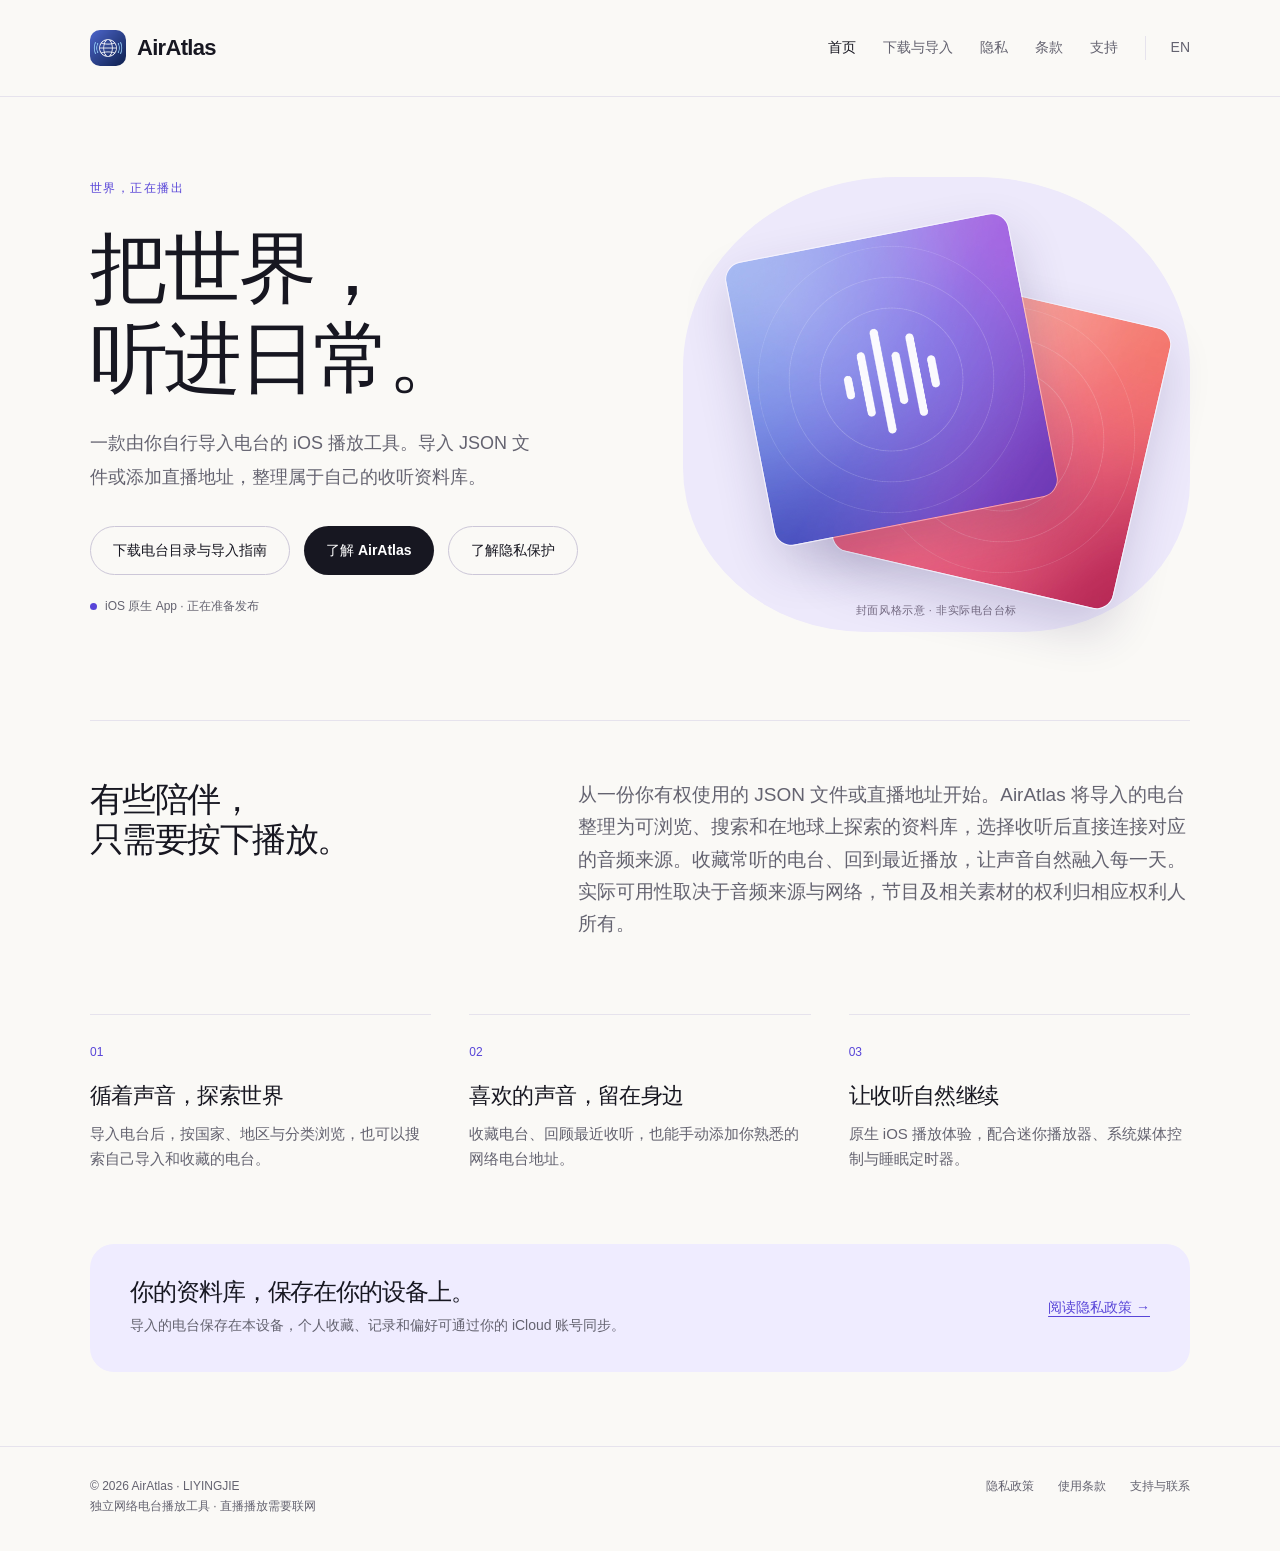
<file: index.html>
<!doctype html><html lang="zh-CN"><head><meta charset="utf-8"><meta name="viewport" content="width=device-width, initial-scale=1"><title>听见世界的声音 · AirAtlas</title><meta name="description" content="一款由你自行导入电台的 iOS 播放工具。导入 JSON 文件或添加直播地址，整理属于自己的收听资料库。"><meta name="theme-color" content="#faf9f6"><link rel="canonical" href="https://oooooooooooooooodles.github.io/airatlas-website/index.html"><link rel="alternate" hreflang="zh-CN" href="https://oooooooooooooooodles.github.io/airatlas-website/index.html"><link rel="alternate" hreflang="en" href="https://oooooooooooooooodles.github.io/airatlas-website/index-en.html"><link rel="icon" href="app-icon.png"><link rel="stylesheet" href="site.css?v=cc916e4a532a"></head><body><a class="skip" href="#main">跳至正文</a><header><div class="wrap nav"><a class="brand" href="index.html" aria-label="AirAtlas 首页"><img src="app-icon.png" width="36" height="36" alt="">AirAtlas</a><nav class="nav-links" aria-label="主导航"><a href="index.html" aria-current="page">首页</a><a href="guide.html">下载与导入</a><a href="privacy.html">隐私</a><a href="terms.html">条款</a><a href="support.html">支持</a><a class="language" href="index-en.html" lang="en" hreflang="en">EN</a></nav></div></header><main id="main" class="wrap"><section class="hero"><div><div class="eyebrow">世界，正在播出</div><h1>把世界，<br>听进日常。</h1><p class="lead">一款由你自行导入电台的 iOS 播放工具。导入 JSON 文件或添加直播地址，整理属于自己的收听资料库。</p><div class="actions"><a class="button secondary" href="guide.html">下载电台目录与导入指南</a><a class="button" href="support.html">了解 AirAtlas</a><a class="button secondary" href="privacy.html">了解隐私保护</a></div><p class="status">iOS 原生 App · 正在准备发布</p></div><div class="art-stage" role="img" aria-label="AirAtlas 电子与谈话类的封面风格示意"><img class="cover second" src="talk.jpg" width="1024" height="1024" alt=""><img class="cover first" src="electronic.jpg" width="1024" height="1024" alt=""><span class="art-caption">封面风格示意 · 非实际电台台标</span></div></section><section class="intro"><h2>有些陪伴，<br>只需要按下播放。</h2><p>从一份你有权使用的 JSON 文件或直播地址开始。AirAtlas 将导入的电台整理为可浏览、搜索和在地球上探索的资料库，选择收听后直接连接对应的音频来源。收藏常听的电台、回到最近播放，让声音自然融入每一天。实际可用性取决于音频来源与网络，节目及相关素材的权利归相应权利人所有。</p></section><div class="features"><section class="feature"><span class="number">01</span><h3>循着声音，探索世界</h3><p>导入电台后，按国家、地区与分类浏览，也可以搜索自己导入和收藏的电台。</p></section><section class="feature"><span class="number">02</span><h3>喜欢的声音，留在身边</h3><p>收藏电台、回顾最近收听，也能手动添加你熟悉的网络电台地址。</p></section><section class="feature"><span class="number">03</span><h3>让收听自然继续</h3><p>原生 iOS 播放体验，配合迷你播放器、系统媒体控制与睡眠定时器。</p></section></div><section class="privacy-note"><div><h2>你的资料库，保存在你的设备上。</h2><p>导入的电台保存在本设备，个人收藏、记录和偏好可通过你的 iCloud 账号同步。</p></div><a href="privacy.html">阅读隐私政策 →</a></section></main><footer><div class="wrap footer-row"><div class="footer-copy">© 2026 AirAtlas · LIYINGJIE<br>独立网络电台播放工具 · 直播播放需要联网</div><div class="footer-links"><a href="privacy.html">隐私政策</a><a href="terms.html">使用条款</a><a href="support.html">支持与联系</a></div></div></footer></body></html>
</file>
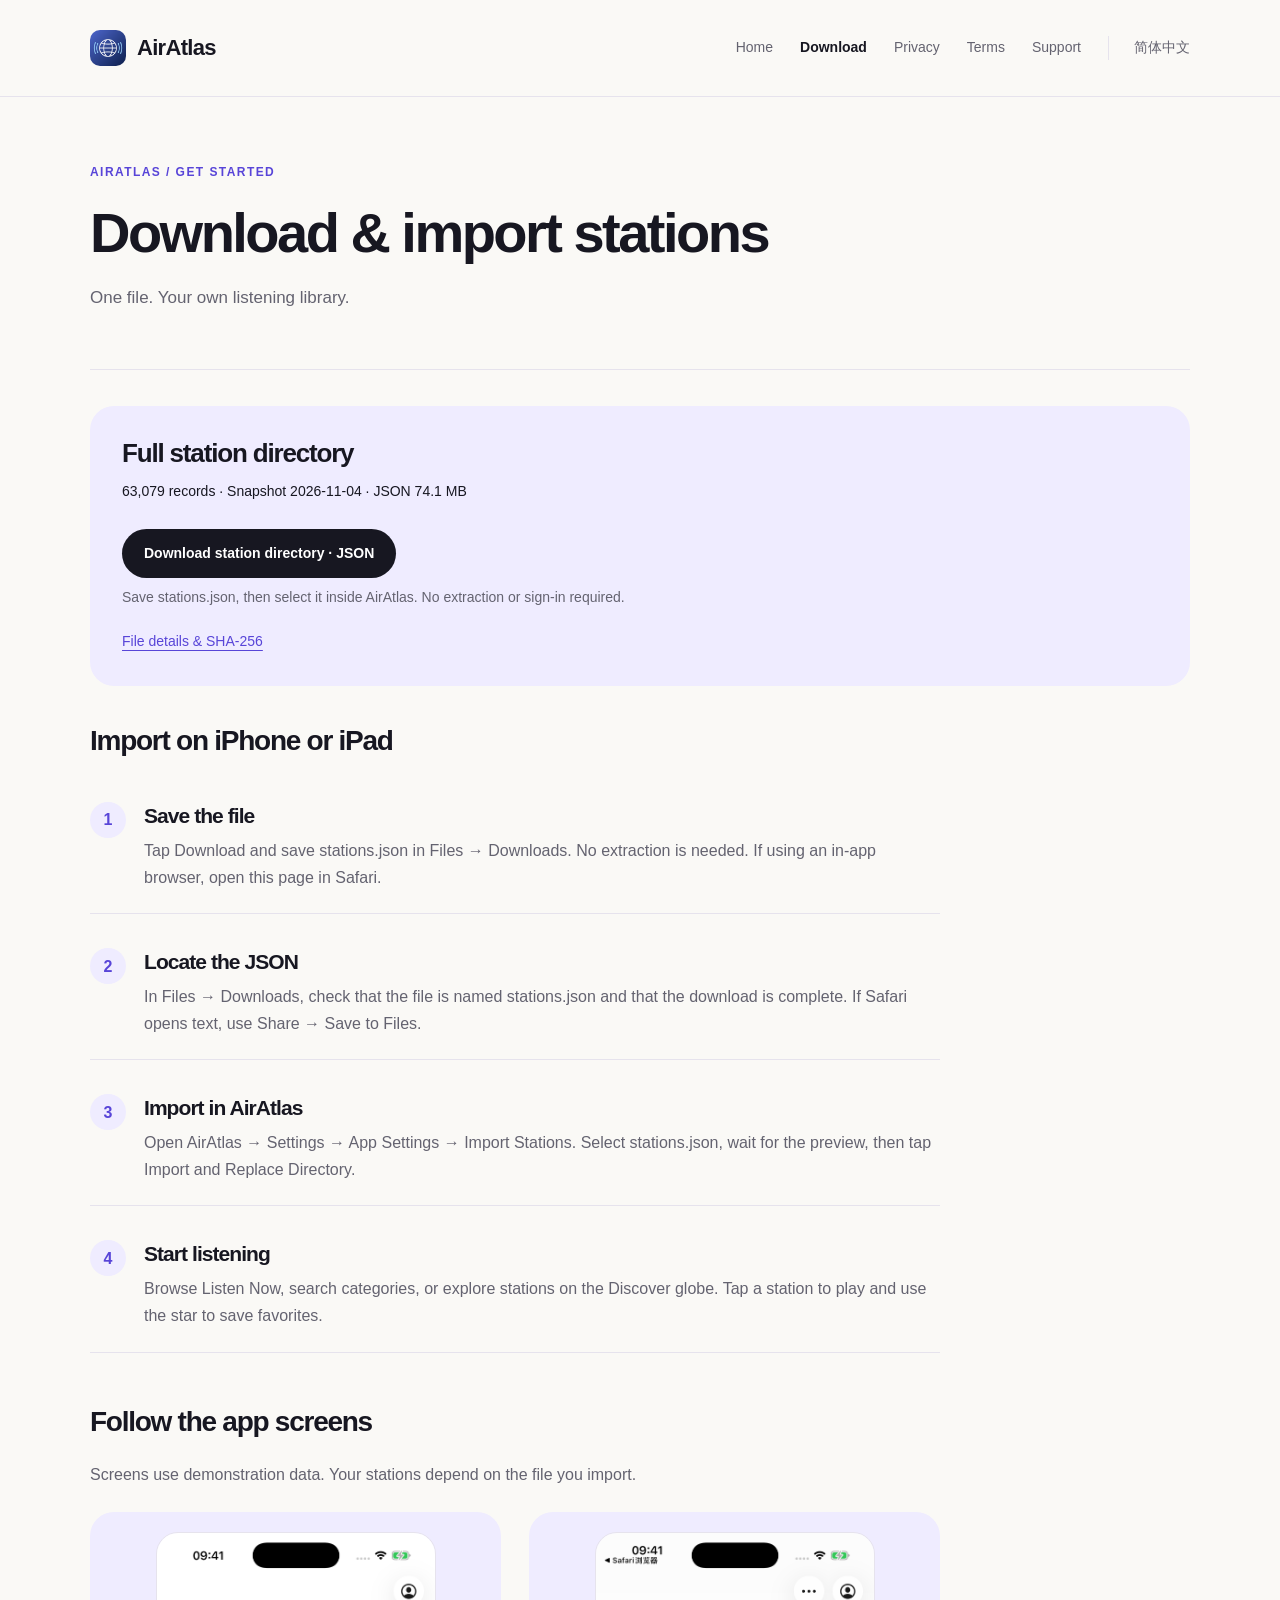
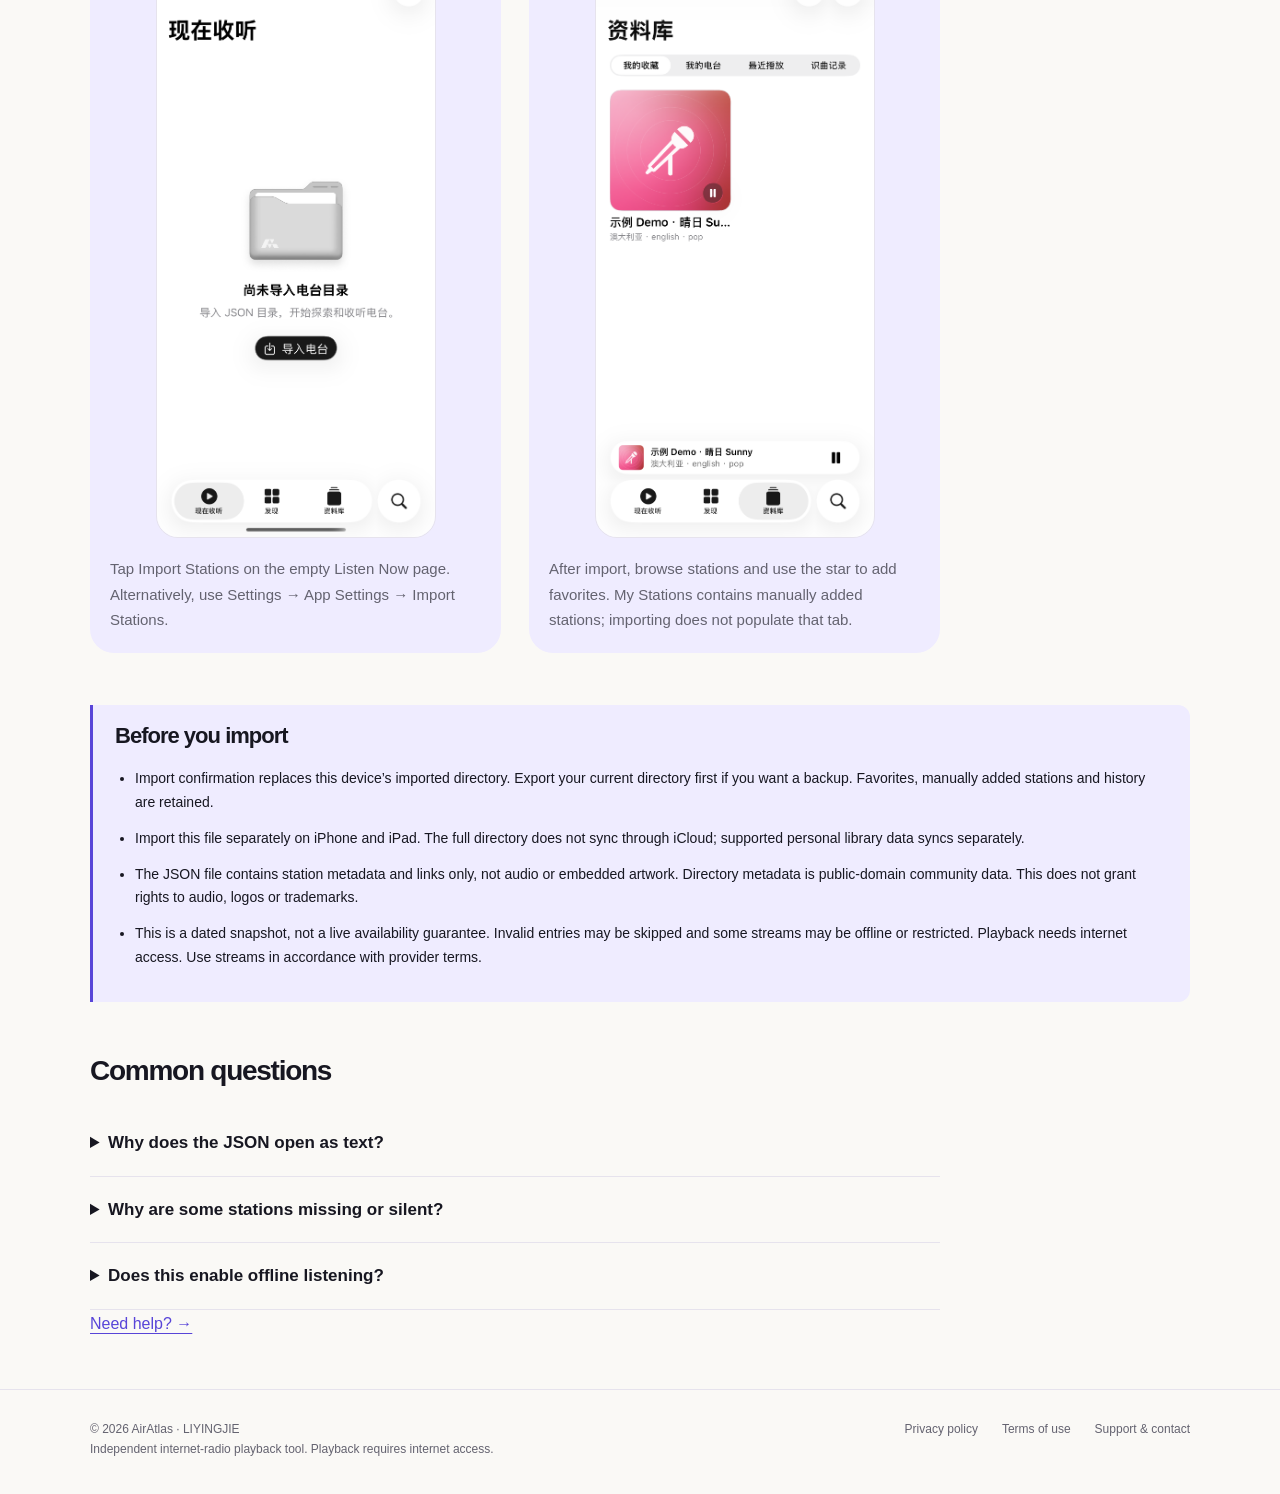
<file: guide-en.html>
<!doctype html><html lang="en"><head><meta charset="utf-8"><meta name="viewport" content="width=device-width, initial-scale=1"><title>Download &amp; import stations · AirAtlas</title><meta name="description" content="One file. Your own listening library."><meta name="theme-color" content="#faf9f6"><link rel="canonical" href="https://oooooooooooooooodles.github.io/airatlas-website/guide-en.html"><link rel="alternate" hreflang="zh-CN" href="https://oooooooooooooooodles.github.io/airatlas-website/guide.html"><link rel="alternate" hreflang="en" href="https://oooooooooooooooodles.github.io/airatlas-website/guide-en.html"><link rel="icon" href="app-icon.png"><link rel="stylesheet" href="site.css?v=cc916e4a532a"></head><body><a class="skip" href="#main">Skip to content</a><header><div class="wrap nav"><a class="brand" href="index-en.html" aria-label="AirAtlas home"><img src="app-icon.png" width="36" height="36" alt="">AirAtlas</a><nav class="nav-links" aria-label="Main navigation"><a href="index-en.html">Home</a><a href="guide-en.html" aria-current="page">Download</a><a href="privacy-en.html">Privacy</a><a href="terms-en.html">Terms</a><a href="support-en.html">Support</a><a class="language" href="guide.html" lang="zh-CN" hreflang="zh-CN">简体中文</a></nav></div></header><main id="main" class="wrap"><div class="page-title"><div class="eyebrow">AIRATLAS / GET STARTED</div><h1>Download & import stations</h1><p class="description">One file. Your own listening library.</p></div>
    <section class="directory-download" aria-labelledby="download-title"><h2 id="download-title">Full station directory</h2><p>63,079 records · Snapshot 2026-11-04 · JSON 74.1 MB</p><a class="button" href="https://github.com/oooooooooooooooodles/airatlas-website/releases/download/directory-2026-11-04/stations.json" download="stations.json">Download station directory · JSON</a><p class="muted">Save stations.json, then select it inside AirAtlas. No extraction or sign-in required.</p><a href="catalog-info.json" download>File details & SHA-256</a></section>
    <section class="guide-section"><h2>Import on iPhone or iPad</h2><ol class="guide-steps"><li><span class="step-number">1</span><div><h3>Save the file</h3><p>Tap Download and save stations.json in Files → Downloads. No extraction is needed. If using an in-app browser, open this page in Safari.</p></div></li><li><span class="step-number">2</span><div><h3>Locate the JSON</h3><p>In Files → Downloads, check that the file is named stations.json and that the download is complete. If Safari opens text, use Share → Save to Files.</p></div></li><li><span class="step-number">3</span><div><h3>Import in AirAtlas</h3><p>Open AirAtlas → Settings → App Settings → Import Stations. Select stations.json, wait for the preview, then tap Import and Replace Directory.</p></div></li><li><span class="step-number">4</span><div><h3>Start listening</h3><p>Browse Listen Now, search categories, or explore stations on the Discover globe. Tap a station to play and use the star to save favorites.</p></div></li></ol></section>
    <section class="guide-section"><h2>Follow the app screens</h2><p class="muted">Screens use demonstration data. Your stations depend on the file you import.</p><div class="guide-gallery"><figure><a href="guide-import.png" target="_blank" rel="noopener"><img src="guide-import.png" width="1206" height="2622" loading="lazy" alt="AirAtlas Listen Now import button"></a><figcaption>Tap Import Stations on the empty Listen Now page. Alternatively, use Settings → App Settings → Import Stations.</figcaption></figure><figure><a href="guide-library.png" target="_blank" rel="noopener"><img src="guide-library.png" width="1206" height="2622" loading="lazy" alt="AirAtlas library and favorites"></a><figcaption>After import, browse stations and use the star to add favorites. My Stations contains manually added stations; importing does not populate that tab.</figcaption></figure></div></section>
    <section class="guide-section notice"><h2>Before you import</h2><ul><li>Import confirmation replaces this device’s imported directory. Export your current directory first if you want a backup. Favorites, manually added stations and history are retained.</li><li>Import this file separately on iPhone and iPad. The full directory does not sync through iCloud; supported personal library data syncs separately.</li><li>The JSON file contains station metadata and links only, not audio or embedded artwork. Directory metadata is public-domain community data. This does not grant rights to audio, logos or trademarks.</li><li>This is a dated snapshot, not a live availability guarantee. Invalid entries may be skipped and some streams may be offline or restricted. Playback needs internet access. Use streams in accordance with provider terms.</li></ul></section>
    <section class="guide-section"><h2>Common questions</h2><details><summary>Why does the JSON open as text?</summary><p>Save it to Files, then select it from Import Stations inside AirAtlas. Do not paste its contents into the app.</p></details><details><summary>Why are some stations missing or silent?</summary><p>The importer skips invalid records. A live address may also have changed or become unavailable; try another station or import an updated file.</p></details><details><summary>Does this enable offline listening?</summary><p>No. Station information can be stored locally, but live audio requires an internet connection.</p></details><p><a href="support-en.html">Need help? →</a></p></section></main><footer><div class="wrap footer-row"><div class="footer-copy">© 2026 AirAtlas · LIYINGJIE<br>Independent internet-radio playback tool. Playback requires internet access.</div><div class="footer-links"><a href="privacy-en.html">Privacy policy</a><a href="terms-en.html">Terms of use</a><a href="support-en.html">Support & contact</a></div></div></footer></body></html>
</file>
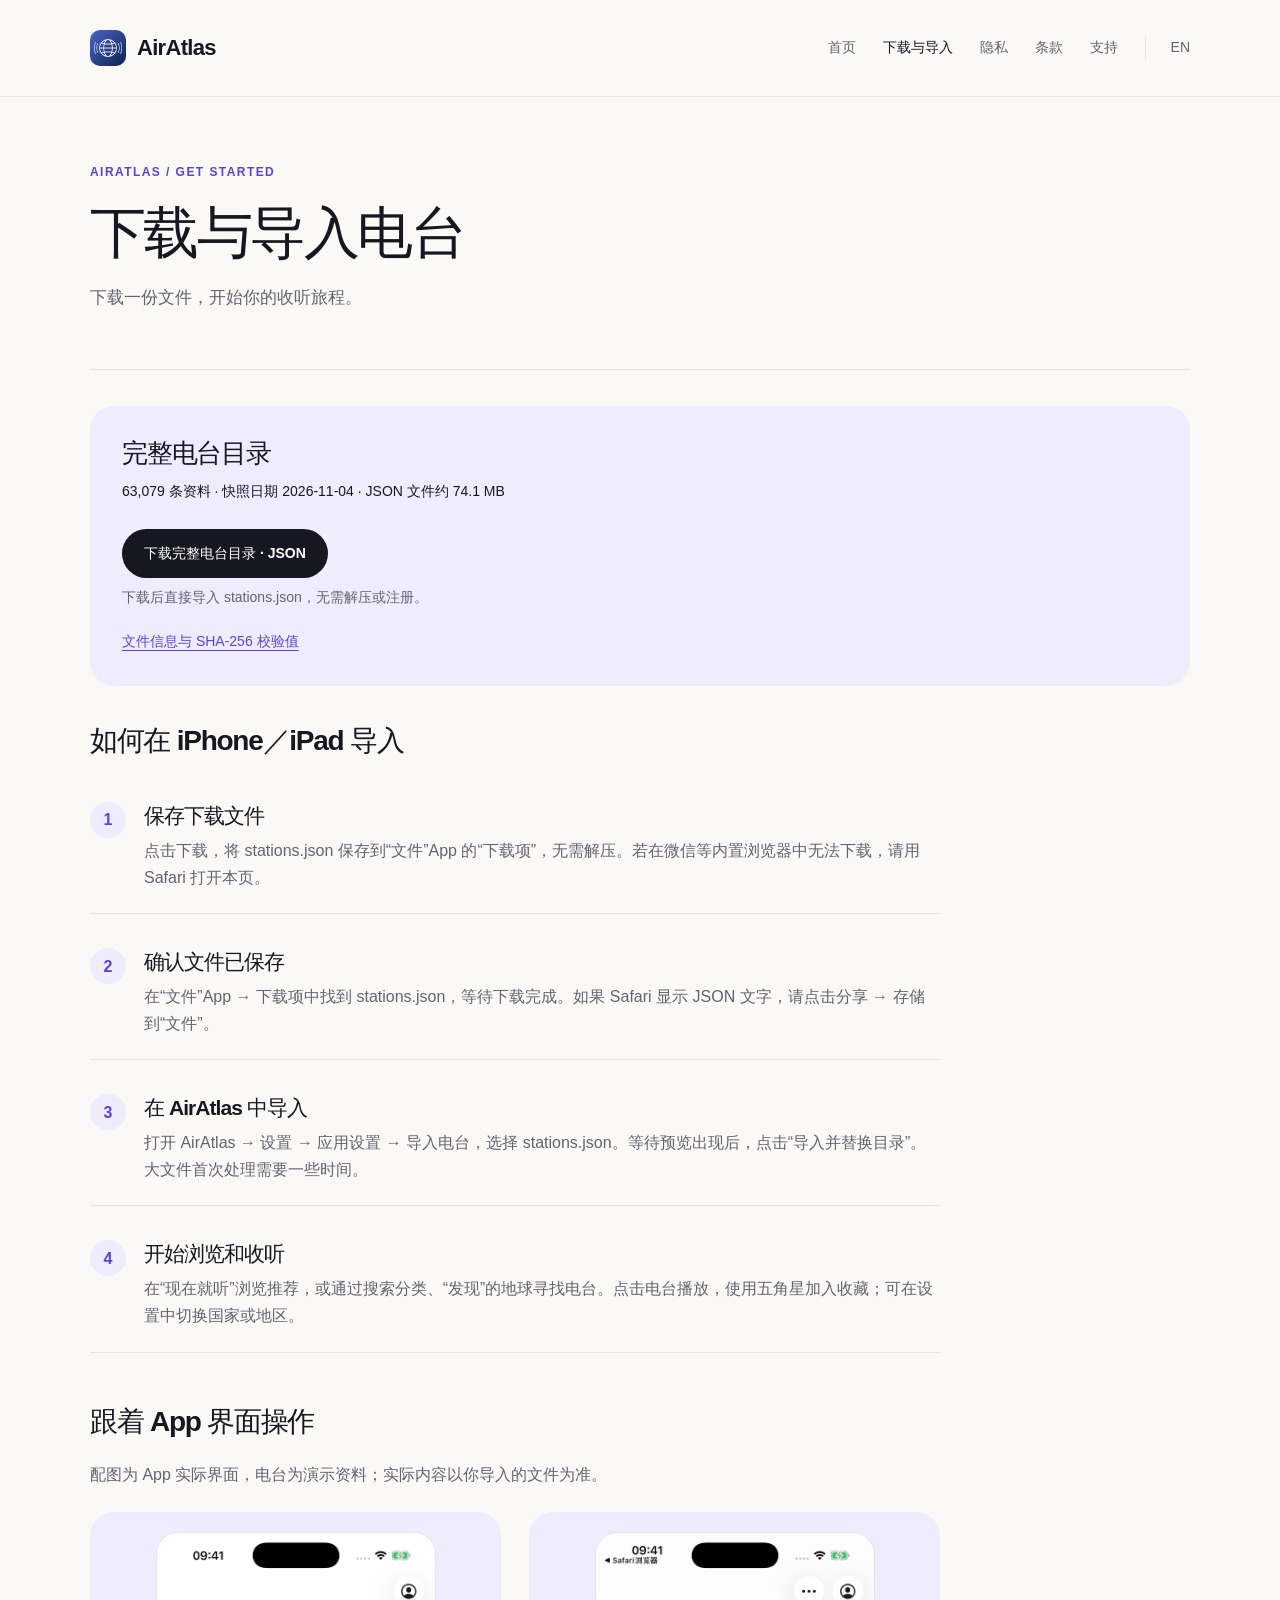
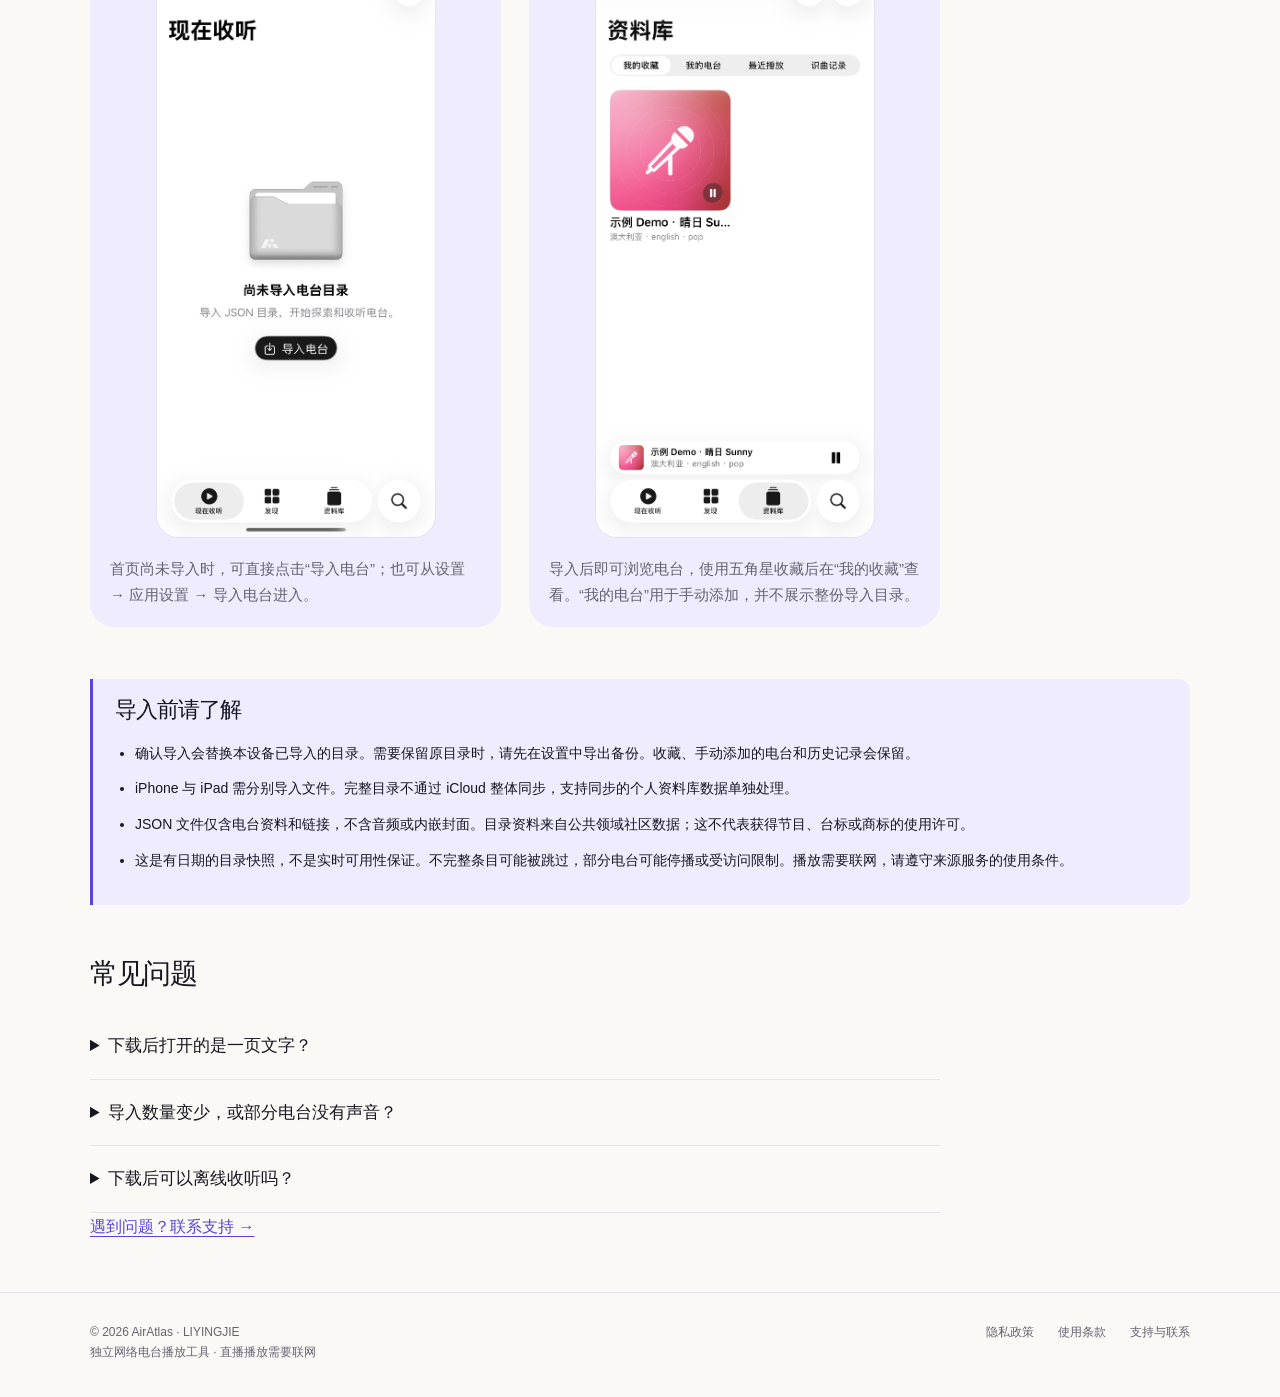
<file: guide.html>
<!doctype html><html lang="zh-CN"><head><meta charset="utf-8"><meta name="viewport" content="width=device-width, initial-scale=1"><title>下载与导入电台 · AirAtlas</title><meta name="description" content="下载一份文件，开始你的收听旅程。"><meta name="theme-color" content="#faf9f6"><link rel="canonical" href="https://oooooooooooooooodles.github.io/airatlas-website/guide.html"><link rel="alternate" hreflang="zh-CN" href="https://oooooooooooooooodles.github.io/airatlas-website/guide.html"><link rel="alternate" hreflang="en" href="https://oooooooooooooooodles.github.io/airatlas-website/guide-en.html"><link rel="icon" href="app-icon.png"><link rel="stylesheet" href="site.css?v=cc916e4a532a"></head><body><a class="skip" href="#main">跳至正文</a><header><div class="wrap nav"><a class="brand" href="index.html" aria-label="AirAtlas 首页"><img src="app-icon.png" width="36" height="36" alt="">AirAtlas</a><nav class="nav-links" aria-label="主导航"><a href="index.html">首页</a><a href="guide.html" aria-current="page">下载与导入</a><a href="privacy.html">隐私</a><a href="terms.html">条款</a><a href="support.html">支持</a><a class="language" href="guide-en.html" lang="en" hreflang="en">EN</a></nav></div></header><main id="main" class="wrap"><div class="page-title"><div class="eyebrow">AIRATLAS / GET STARTED</div><h1>下载与导入电台</h1><p class="description">下载一份文件，开始你的收听旅程。</p></div>
    <section class="directory-download" aria-labelledby="download-title"><h2 id="download-title">完整电台目录</h2><p>63,079 条资料 · 快照日期 2026-11-04 · JSON 文件约 74.1 MB</p><a class="button" href="https://github.com/oooooooooooooooodles/airatlas-website/releases/download/directory-2026-11-04/stations.json" download="stations.json">下载完整电台目录 · JSON</a><p class="muted">下载后直接导入 stations.json，无需解压或注册。</p><a href="catalog-info.json" download>文件信息与 SHA-256 校验值</a></section>
    <section class="guide-section"><h2>如何在 iPhone／iPad 导入</h2><ol class="guide-steps"><li><span class="step-number">1</span><div><h3>保存下载文件</h3><p>点击下载，将 stations.json 保存到“文件”App 的“下载项”，无需解压。若在微信等内置浏览器中无法下载，请用 Safari 打开本页。</p></div></li><li><span class="step-number">2</span><div><h3>确认文件已保存</h3><p>在“文件”App → 下载项中找到 stations.json，等待下载完成。如果 Safari 显示 JSON 文字，请点击分享 → 存储到“文件”。</p></div></li><li><span class="step-number">3</span><div><h3>在 AirAtlas 中导入</h3><p>打开 AirAtlas → 设置 → 应用设置 → 导入电台，选择 stations.json。等待预览出现后，点击“导入并替换目录”。大文件首次处理需要一些时间。</p></div></li><li><span class="step-number">4</span><div><h3>开始浏览和收听</h3><p>在“现在就听”浏览推荐，或通过搜索分类、“发现”的地球寻找电台。点击电台播放，使用五角星加入收藏；可在设置中切换国家或地区。</p></div></li></ol></section>
    <section class="guide-section"><h2>跟着 App 界面操作</h2><p class="muted">配图为 App 实际界面，电台为演示资料；实际内容以你导入的文件为准。</p><div class="guide-gallery"><figure><a href="guide-import.png" target="_blank" rel="noopener"><img src="guide-import.png" width="1206" height="2622" loading="lazy" alt="AirAtlas 首页的导入电台按钮"></a><figcaption>首页尚未导入时，可直接点击“导入电台”；也可从设置 → 应用设置 → 导入电台进入。</figcaption></figure><figure><a href="guide-library.png" target="_blank" rel="noopener"><img src="guide-library.png" width="1206" height="2622" loading="lazy" alt="AirAtlas 资料库与我的收藏"></a><figcaption>导入后即可浏览电台，使用五角星收藏后在“我的收藏”查看。“我的电台”用于手动添加，并不展示整份导入目录。</figcaption></figure></div></section>
    <section class="guide-section notice"><h2>导入前请了解</h2><ul><li>确认导入会替换本设备已导入的目录。需要保留原目录时，请先在设置中导出备份。收藏、手动添加的电台和历史记录会保留。</li><li>iPhone 与 iPad 需分别导入文件。完整目录不通过 iCloud 整体同步，支持同步的个人资料库数据单独处理。</li><li>JSON 文件仅含电台资料和链接，不含音频或内嵌封面。目录资料来自公共领域社区数据；这不代表获得节目、台标或商标的使用许可。</li><li>这是有日期的目录快照，不是实时可用性保证。不完整条目可能被跳过，部分电台可能停播或受访问限制。播放需要联网，请遵守来源服务的使用条件。</li></ul></section>
    <section class="guide-section"><h2>常见问题</h2><details><summary>下载后打开的是一页文字？</summary><p>JSON 是资料文件。请将文件存到“文件”App，再从 AirAtlas 的“导入电台”入口选择它，不需要复制粘贴里面的文字。</p></details><details><summary>导入数量变少，或部分电台没有声音？</summary><p>不完整或重复的记录会被跳过。直播地址也可能改址、失效或限制访问；可以尝试其他电台，或重新导入更新后的文件。</p></details><details><summary>下载后可以离线收听吗？</summary><p>不能。目录是电台资料，直播音频仍需要网络连接。</p></details><p><a href="support.html">遇到问题？联系支持 →</a></p></section></main><footer><div class="wrap footer-row"><div class="footer-copy">© 2026 AirAtlas · LIYINGJIE<br>独立网络电台播放工具 · 直播播放需要联网</div><div class="footer-links"><a href="privacy.html">隐私政策</a><a href="terms.html">使用条款</a><a href="support.html">支持与联系</a></div></div></footer></body></html>
</file>
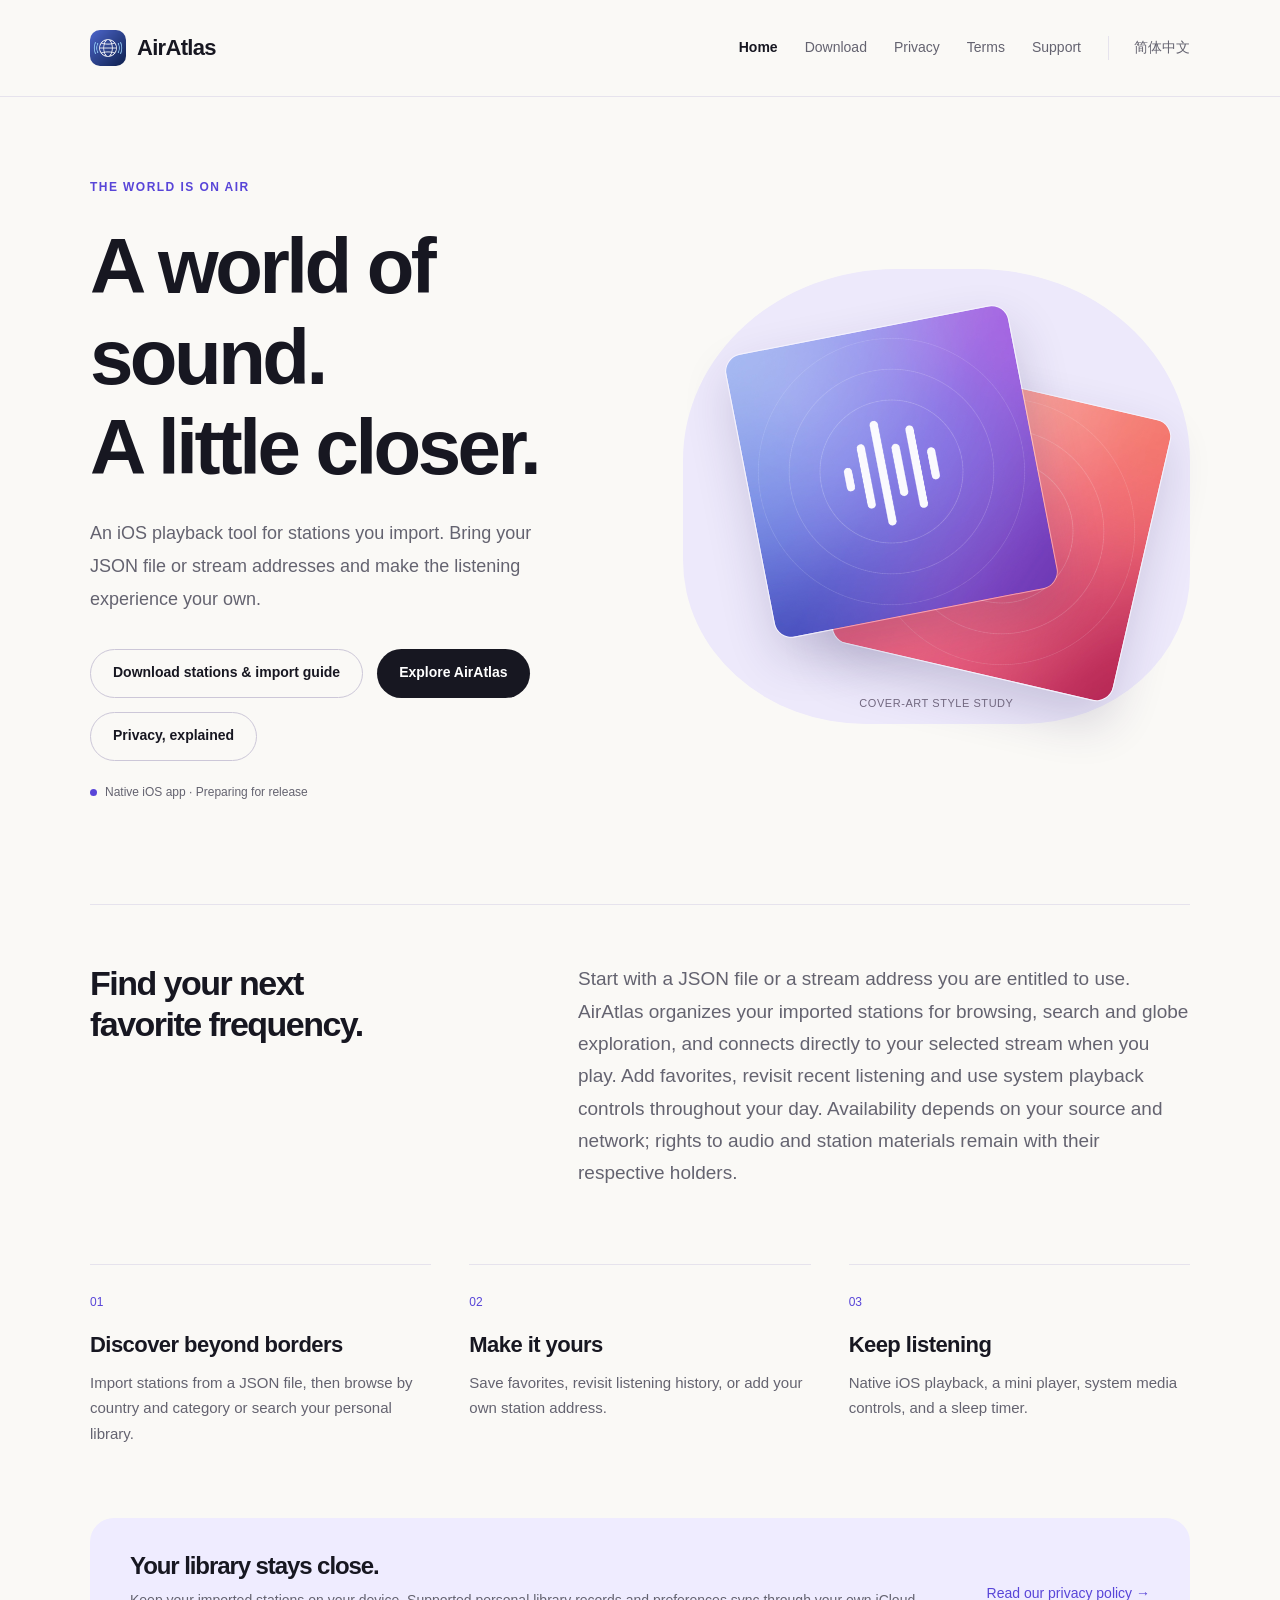
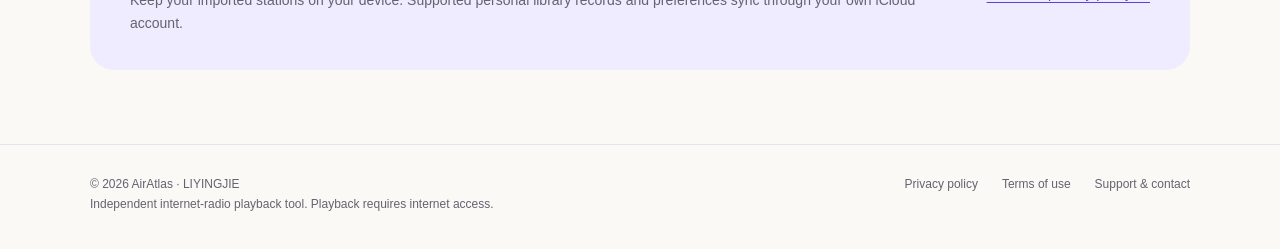
<file: index-en.html>
<!doctype html><html lang="en"><head><meta charset="utf-8"><meta name="viewport" content="width=device-width, initial-scale=1"><title>Live radio, closer to you · AirAtlas</title><meta name="description" content="An iOS playback tool for stations you import. Bring your JSON file or stream addresses and make the listening experience your own."><meta name="theme-color" content="#faf9f6"><link rel="canonical" href="https://oooooooooooooooodles.github.io/airatlas-website/index-en.html"><link rel="alternate" hreflang="zh-CN" href="https://oooooooooooooooodles.github.io/airatlas-website/index.html"><link rel="alternate" hreflang="en" href="https://oooooooooooooooodles.github.io/airatlas-website/index-en.html"><link rel="icon" href="app-icon.png"><link rel="stylesheet" href="site.css?v=cc916e4a532a"></head><body><a class="skip" href="#main">Skip to content</a><header><div class="wrap nav"><a class="brand" href="index-en.html" aria-label="AirAtlas home"><img src="app-icon.png" width="36" height="36" alt="">AirAtlas</a><nav class="nav-links" aria-label="Main navigation"><a href="index-en.html" aria-current="page">Home</a><a href="guide-en.html">Download</a><a href="privacy-en.html">Privacy</a><a href="terms-en.html">Terms</a><a href="support-en.html">Support</a><a class="language" href="index.html" lang="zh-CN" hreflang="zh-CN">简体中文</a></nav></div></header><main id="main" class="wrap"><section class="hero"><div><div class="eyebrow">THE WORLD IS ON AIR</div><h1>A world of sound.<br>A little closer.</h1><p class="lead">An iOS playback tool for stations you import. Bring your JSON file or stream addresses and make the listening experience your own.</p><div class="actions"><a class="button secondary" href="guide-en.html">Download stations & import guide</a><a class="button" href="support-en.html">Explore AirAtlas</a><a class="button secondary" href="privacy-en.html">Privacy, explained</a></div><p class="status">Native iOS app · Preparing for release</p></div><div class="art-stage" role="img" aria-label="Illustrative AirAtlas cover-art styles: electronic and talk"><img class="cover second" src="talk.jpg" width="1024" height="1024" alt=""><img class="cover first" src="electronic.jpg" width="1024" height="1024" alt=""><span class="art-caption">COVER-ART STYLE STUDY</span></div></section><section class="intro"><h2>Find your next<br>favorite frequency.</h2><p>Start with a JSON file or a stream address you are entitled to use. AirAtlas organizes your imported stations for browsing, search and globe exploration, and connects directly to your selected stream when you play. Add favorites, revisit recent listening and use system playback controls throughout your day. Availability depends on your source and network; rights to audio and station materials remain with their respective holders.</p></section><div class="features"><section class="feature"><span class="number">01</span><h3>Discover beyond borders</h3><p>Import stations from a JSON file, then browse by country and category or search your personal library.</p></section><section class="feature"><span class="number">02</span><h3>Make it yours</h3><p>Save favorites, revisit listening history, or add your own station address.</p></section><section class="feature"><span class="number">03</span><h3>Keep listening</h3><p>Native iOS playback, a mini player, system media controls, and a sleep timer.</p></section></div><section class="privacy-note"><div><h2>Your library stays close.</h2><p>Keep your imported stations on your device. Supported personal library records and preferences sync through your own iCloud account.</p></div><a href="privacy-en.html">Read our privacy policy →</a></section></main><footer><div class="wrap footer-row"><div class="footer-copy">© 2026 AirAtlas · LIYINGJIE<br>Independent internet-radio playback tool. Playback requires internet access.</div><div class="footer-links"><a href="privacy-en.html">Privacy policy</a><a href="terms-en.html">Terms of use</a><a href="support-en.html">Support & contact</a></div></div></footer></body></html>
</file>
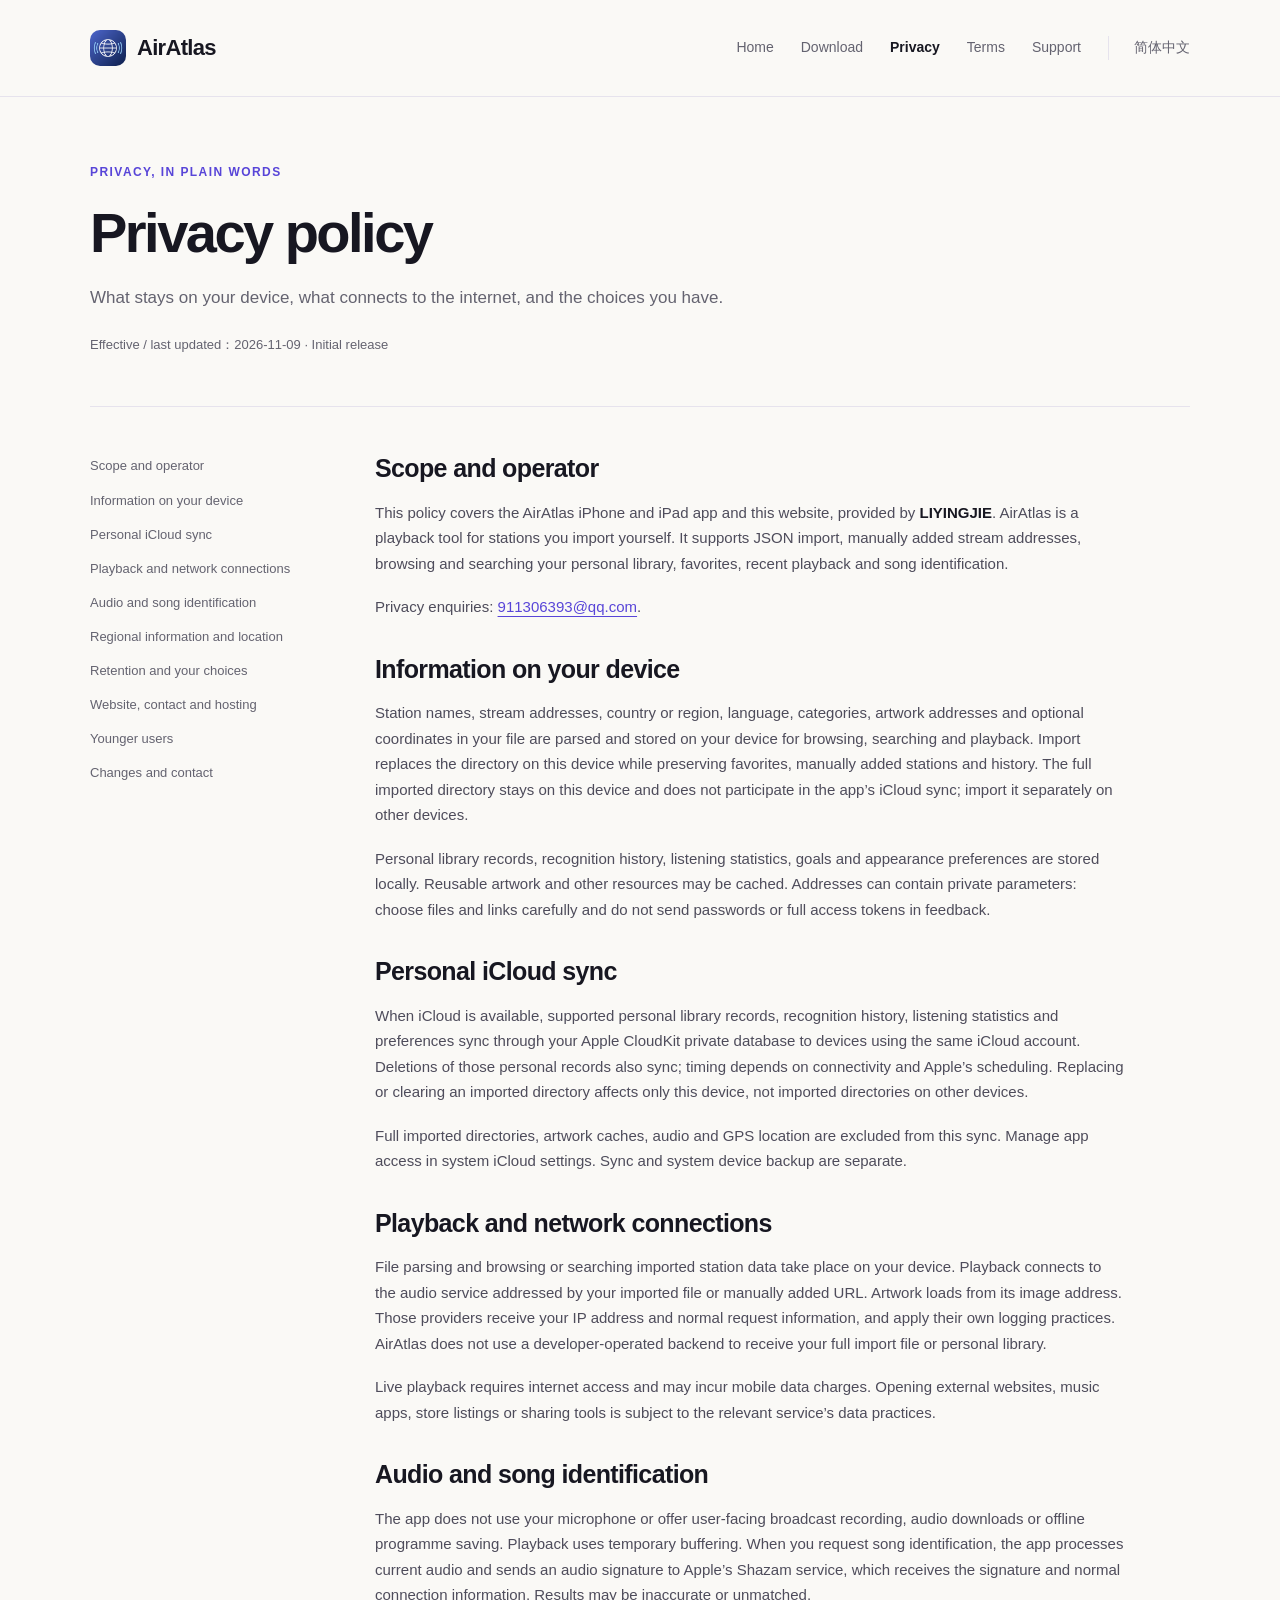
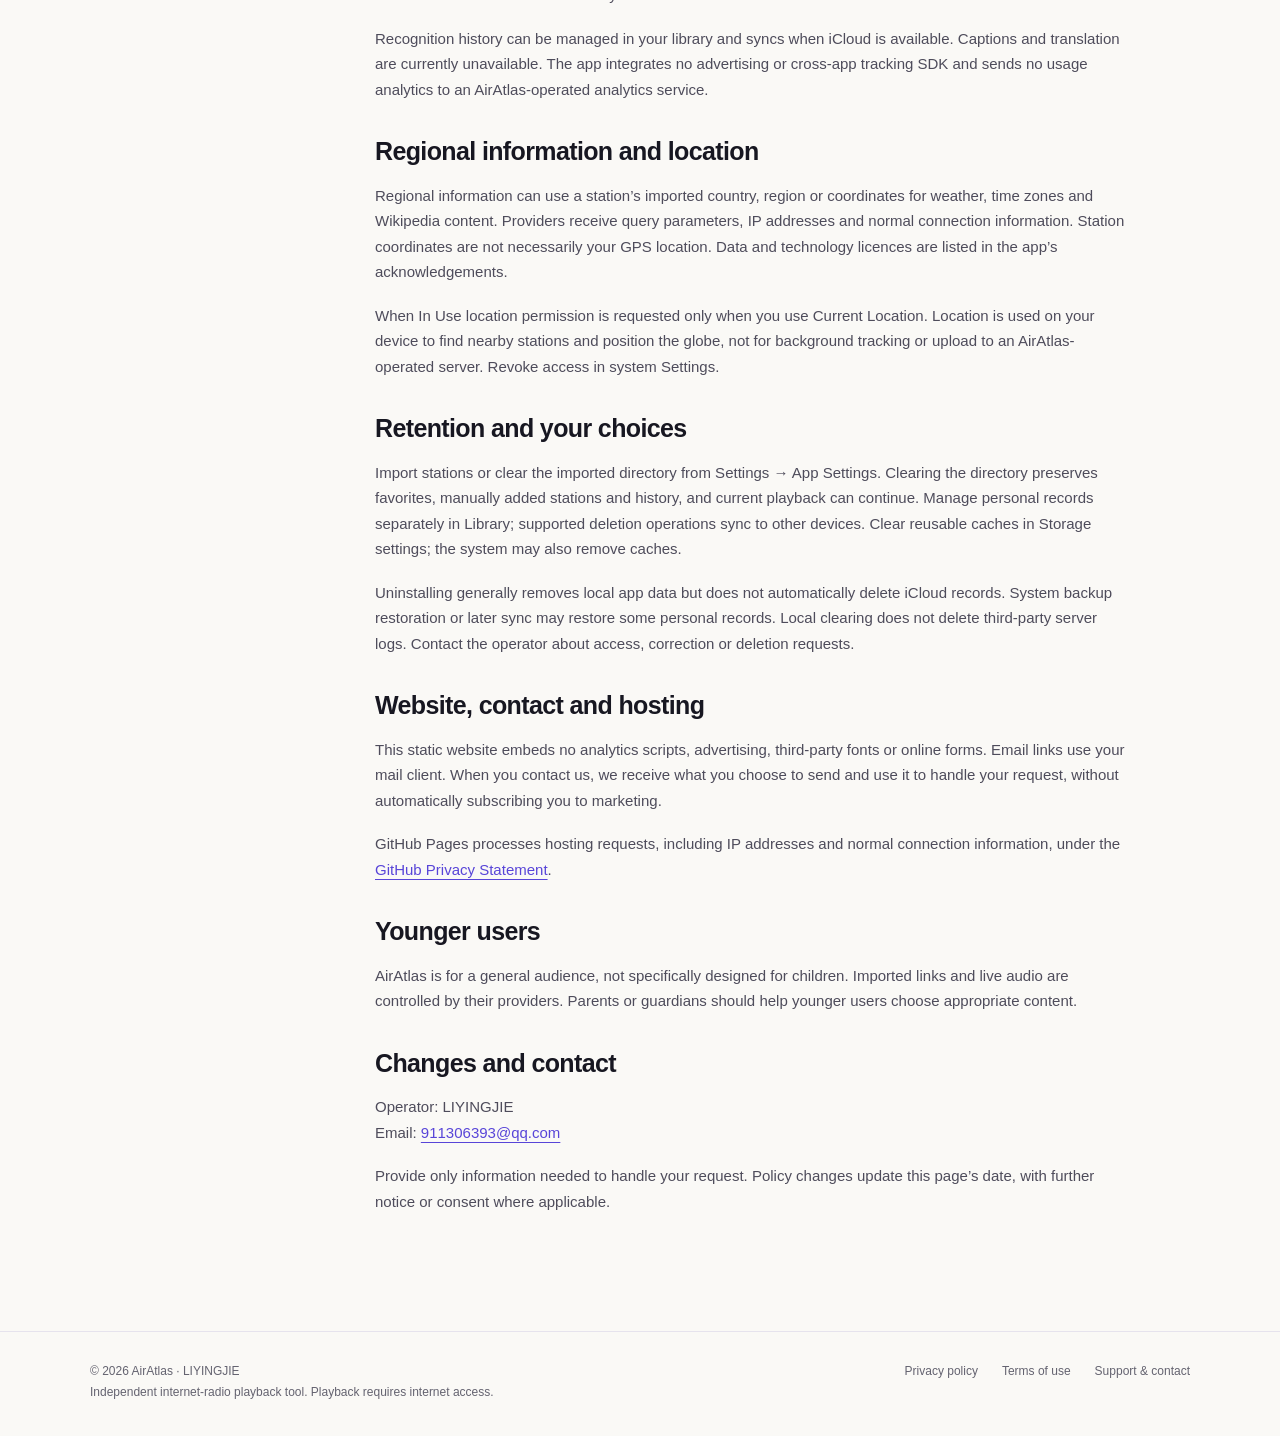
<file: privacy-en.html>
<!doctype html><html lang="en"><head><meta charset="utf-8"><meta name="viewport" content="width=device-width, initial-scale=1"><title>Privacy policy · AirAtlas</title><meta name="description" content="AirAtlas privacy policy and contact information."><meta name="theme-color" content="#faf9f6"><link rel="canonical" href="https://oooooooooooooooodles.github.io/airatlas-website/privacy-en.html"><link rel="alternate" hreflang="zh-CN" href="https://oooooooooooooooodles.github.io/airatlas-website/privacy.html"><link rel="alternate" hreflang="en" href="https://oooooooooooooooodles.github.io/airatlas-website/privacy-en.html"><link rel="icon" href="app-icon.png"><link rel="stylesheet" href="site.css?v=cc916e4a532a"></head><body><a class="skip" href="#main">Skip to content</a><header><div class="wrap nav"><a class="brand" href="index-en.html" aria-label="AirAtlas home"><img src="app-icon.png" width="36" height="36" alt="">AirAtlas</a><nav class="nav-links" aria-label="Main navigation"><a href="index-en.html">Home</a><a href="guide-en.html">Download</a><a href="privacy-en.html" aria-current="page">Privacy</a><a href="terms-en.html">Terms</a><a href="support-en.html">Support</a><a class="language" href="privacy.html" lang="zh-CN" hreflang="zh-CN">简体中文</a></nav></div></header><main id="main" class="wrap"><div class="page-title"><div class="eyebrow">PRIVACY, IN PLAIN WORDS</div><h1>Privacy policy</h1><p class="description">What stays on your device, what connects to the internet, and the choices you have.</p><p class="meta">Effective / last updated：2026-11-09 · Initial release</p></div><div class="document"><nav class="toc" aria-label="On this page"><a href="#scope">Scope and operator</a><a href="#local">Information on your device</a><a href="#icloud">Personal iCloud sync</a><a href="#network">Playback and network connections</a><a href="#audio">Audio and song identification</a><a href="#region">Regional information and location</a><a href="#choices">Retention and your choices</a><a href="#website">Website, contact and hosting</a><a href="#children">Younger users</a><a href="#contact">Changes and contact</a></nav><article><section id="scope"><h2>Scope and operator</h2><p>This policy covers the AirAtlas iPhone and iPad app and this website, provided by <strong>LIYINGJIE</strong>. AirAtlas is a playback tool for stations you import yourself. It supports JSON import, manually added stream addresses, browsing and searching your personal library, favorites, recent playback and song identification.</p><p>Privacy enquiries: <a href="mailto:911306393@qq.com">911306393@qq.com</a>.</p></section><section id="local"><h2>Information on your device</h2><p>Station names, stream addresses, country or region, language, categories, artwork addresses and optional coordinates in your file are parsed and stored on your device for browsing, searching and playback. Import replaces the directory on this device while preserving favorites, manually added stations and history. The full imported directory stays on this device and does not participate in the app’s iCloud sync; import it separately on other devices.</p><p>Personal library records, recognition history, listening statistics, goals and appearance preferences are stored locally. Reusable artwork and other resources may be cached. Addresses can contain private parameters: choose files and links carefully and do not send passwords or full access tokens in feedback.</p></section><section id="icloud"><h2>Personal iCloud sync</h2><p>When iCloud is available, supported personal library records, recognition history, listening statistics and preferences sync through your Apple CloudKit private database to devices using the same iCloud account. Deletions of those personal records also sync; timing depends on connectivity and Apple’s scheduling. Replacing or clearing an imported directory affects only this device, not imported directories on other devices.</p><p>Full imported directories, artwork caches, audio and GPS location are excluded from this sync. Manage app access in system iCloud settings. Sync and system device backup are separate.</p></section><section id="network"><h2>Playback and network connections</h2><p>File parsing and browsing or searching imported station data take place on your device. Playback connects to the audio service addressed by your imported file or manually added URL. Artwork loads from its image address. Those providers receive your IP address and normal request information, and apply their own logging practices. AirAtlas does not use a developer-operated backend to receive your full import file or personal library.</p><p>Live playback requires internet access and may incur mobile data charges. Opening external websites, music apps, store listings or sharing tools is subject to the relevant service’s data practices.</p></section><section id="audio"><h2>Audio and song identification</h2><p>The app does not use your microphone or offer user-facing broadcast recording, audio downloads or offline programme saving. Playback uses temporary buffering. When you request song identification, the app processes current audio and sends an audio signature to Apple’s Shazam service, which receives the signature and normal connection information. Results may be inaccurate or unmatched.</p><p>Recognition history can be managed in your library and syncs when iCloud is available. Captions and translation are currently unavailable. The app integrates no advertising or cross-app tracking SDK and sends no usage analytics to an AirAtlas-operated analytics service.</p></section><section id="region"><h2>Regional information and location</h2><p>Regional information can use a station’s imported country, region or coordinates for weather, time zones and Wikipedia content. Providers receive query parameters, IP addresses and normal connection information. Station coordinates are not necessarily your GPS location. Data and technology licences are listed in the app’s acknowledgements.</p><p>When In Use location permission is requested only when you use Current Location. Location is used on your device to find nearby stations and position the globe, not for background tracking or upload to an AirAtlas-operated server. Revoke access in system Settings.</p></section><section id="choices"><h2>Retention and your choices</h2><p>Import stations or clear the imported directory from Settings → App Settings. Clearing the directory preserves favorites, manually added stations and history, and current playback can continue. Manage personal records separately in Library; supported deletion operations sync to other devices. Clear reusable caches in Storage settings; the system may also remove caches.</p><p>Uninstalling generally removes local app data but does not automatically delete iCloud records. System backup restoration or later sync may restore some personal records. Local clearing does not delete third-party server logs. Contact the operator about access, correction or deletion requests.</p></section><section id="website"><h2>Website, contact and hosting</h2><p>This static website embeds no analytics scripts, advertising, third-party fonts or online forms. Email links use your mail client. When you contact us, we receive what you choose to send and use it to handle your request, without automatically subscribing you to marketing.</p><p>GitHub Pages processes hosting requests, including IP addresses and normal connection information, under the <a href="https://docs.github.com/en/site-policy/privacy-policies/github-general-privacy-statement">GitHub Privacy Statement</a>.</p></section><section id="children"><h2>Younger users</h2><p>AirAtlas is for a general audience, not specifically designed for children. Imported links and live audio are controlled by their providers. Parents or guardians should help younger users choose appropriate content.</p></section><section id="contact"><h2>Changes and contact</h2><p>Operator: LIYINGJIE<br>Email: <a href="mailto:911306393@qq.com">911306393@qq.com</a></p><p>Provide only information needed to handle your request. Policy changes update this page’s date, with further notice or consent where applicable.</p></section></article></div></main><footer><div class="wrap footer-row"><div class="footer-copy">© 2026 AirAtlas · LIYINGJIE<br>Independent internet-radio playback tool. Playback requires internet access.</div><div class="footer-links"><a href="privacy-en.html">Privacy policy</a><a href="terms-en.html">Terms of use</a><a href="support-en.html">Support & contact</a></div></div></footer></body></html>
</file>
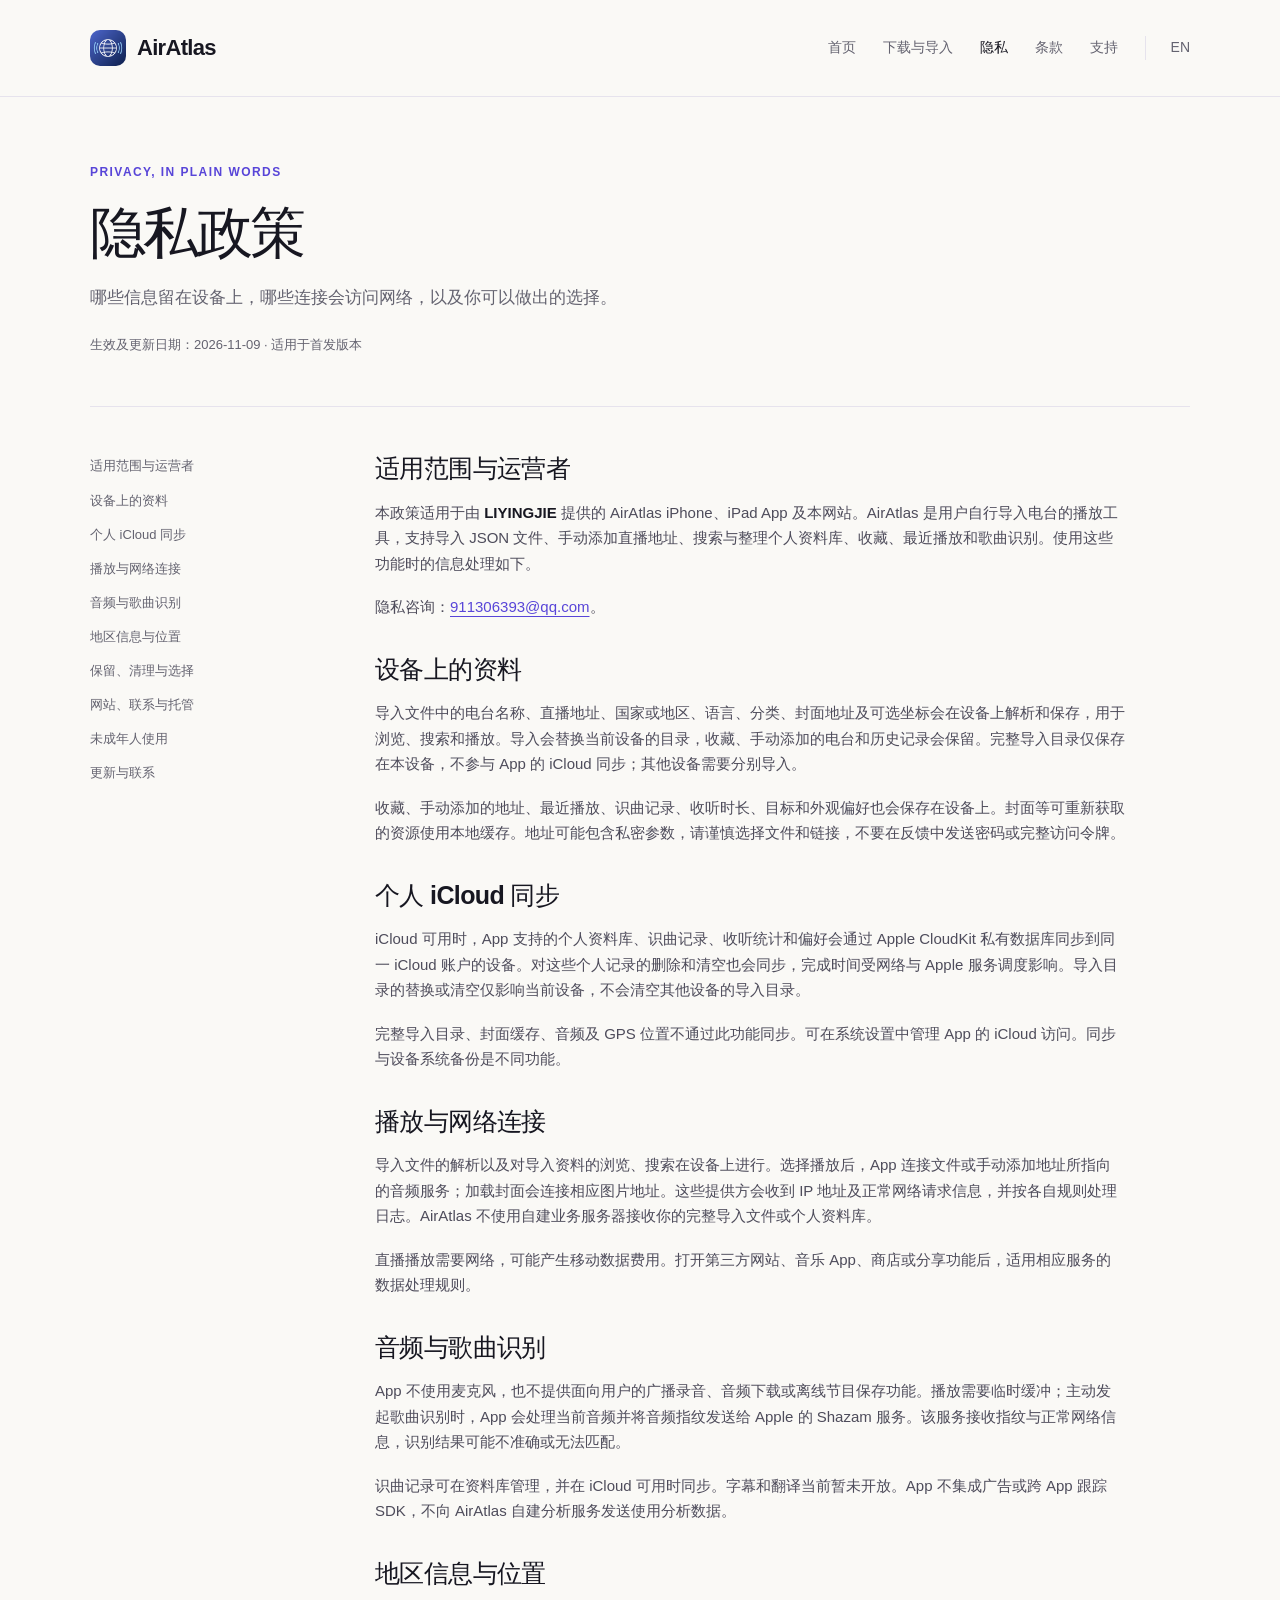
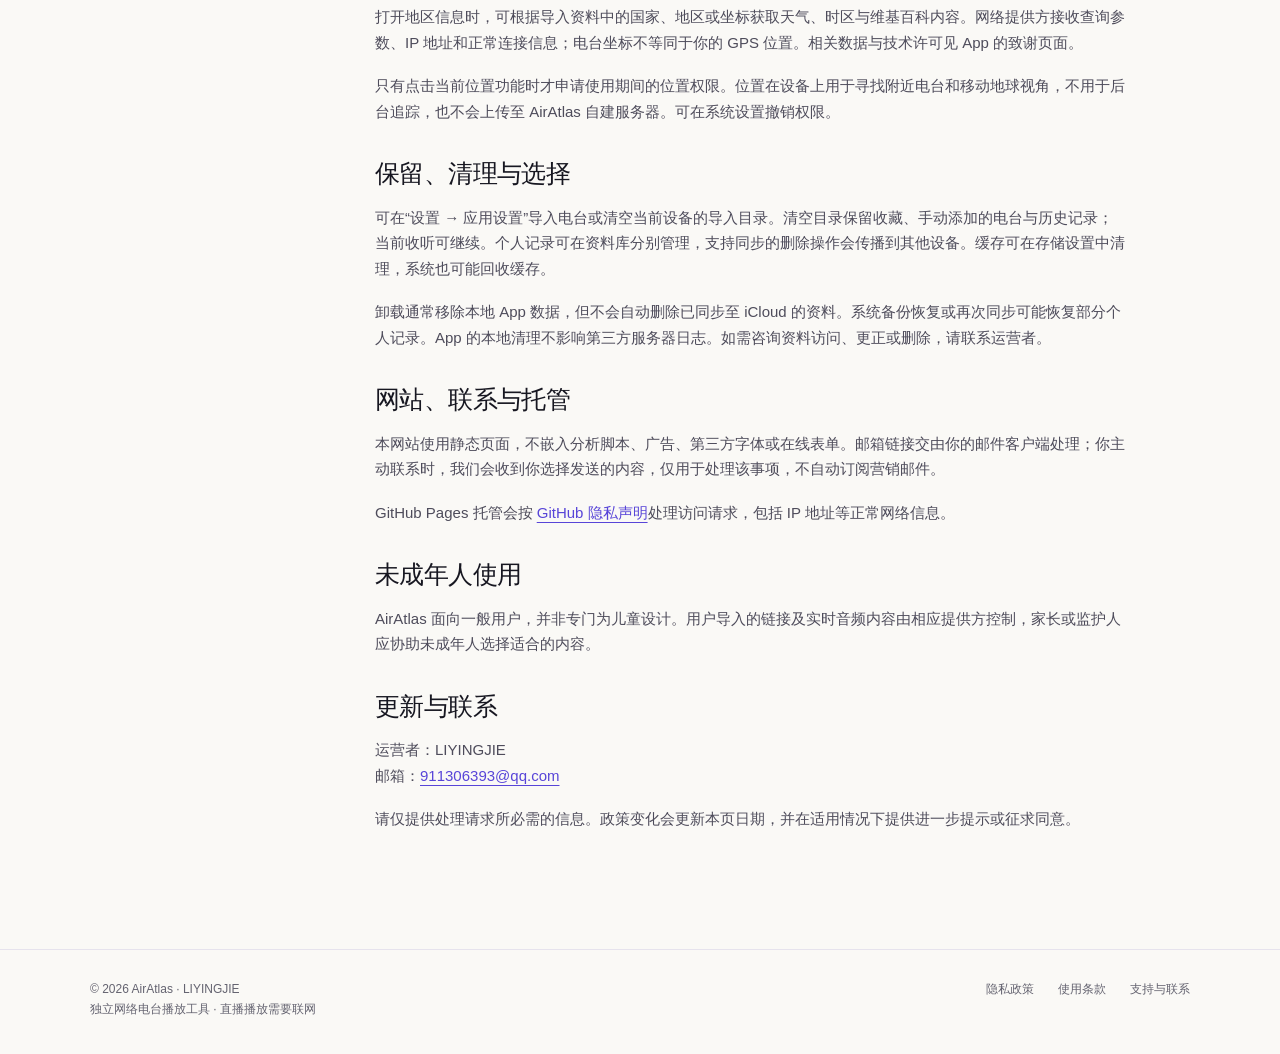
<file: privacy.html>
<!doctype html><html lang="zh-CN"><head><meta charset="utf-8"><meta name="viewport" content="width=device-width, initial-scale=1"><title>隐私政策 · AirAtlas</title><meta name="description" content="AirAtlas 隐私政策、信息处理说明与联系方式。"><meta name="theme-color" content="#faf9f6"><link rel="canonical" href="https://oooooooooooooooodles.github.io/airatlas-website/privacy.html"><link rel="alternate" hreflang="zh-CN" href="https://oooooooooooooooodles.github.io/airatlas-website/privacy.html"><link rel="alternate" hreflang="en" href="https://oooooooooooooooodles.github.io/airatlas-website/privacy-en.html"><link rel="icon" href="app-icon.png"><link rel="stylesheet" href="site.css?v=cc916e4a532a"></head><body><a class="skip" href="#main">跳至正文</a><header><div class="wrap nav"><a class="brand" href="index.html" aria-label="AirAtlas 首页"><img src="app-icon.png" width="36" height="36" alt="">AirAtlas</a><nav class="nav-links" aria-label="主导航"><a href="index.html">首页</a><a href="guide.html">下载与导入</a><a href="privacy.html" aria-current="page">隐私</a><a href="terms.html">条款</a><a href="support.html">支持</a><a class="language" href="privacy-en.html" lang="en" hreflang="en">EN</a></nav></div></header><main id="main" class="wrap"><div class="page-title"><div class="eyebrow">PRIVACY, IN PLAIN WORDS</div><h1>隐私政策</h1><p class="description">哪些信息留在设备上，哪些连接会访问网络，以及你可以做出的选择。</p><p class="meta">生效及更新日期：2026-11-09 · 适用于首发版本</p></div><div class="document"><nav class="toc" aria-label="本页目录"><a href="#scope">适用范围与运营者</a><a href="#local">设备上的资料</a><a href="#icloud">个人 iCloud 同步</a><a href="#network">播放与网络连接</a><a href="#audio">音频与歌曲识别</a><a href="#region">地区信息与位置</a><a href="#choices">保留、清理与选择</a><a href="#website">网站、联系与托管</a><a href="#children">未成年人使用</a><a href="#contact">更新与联系</a></nav><article><section id="scope"><h2>适用范围与运营者</h2><p>本政策适用于由 <strong>LIYINGJIE</strong> 提供的 AirAtlas iPhone、iPad App 及本网站。AirAtlas 是用户自行导入电台的播放工具，支持导入 JSON 文件、手动添加直播地址、搜索与整理个人资料库、收藏、最近播放和歌曲识别。使用这些功能时的信息处理如下。</p><p>隐私咨询：<a href="mailto:911306393@qq.com">911306393@qq.com</a>。</p></section><section id="local"><h2>设备上的资料</h2><p>导入文件中的电台名称、直播地址、国家或地区、语言、分类、封面地址及可选坐标会在设备上解析和保存，用于浏览、搜索和播放。导入会替换当前设备的目录，收藏、手动添加的电台和历史记录会保留。完整导入目录仅保存在本设备，不参与 App 的 iCloud 同步；其他设备需要分别导入。</p><p>收藏、手动添加的地址、最近播放、识曲记录、收听时长、目标和外观偏好也会保存在设备上。封面等可重新获取的资源使用本地缓存。地址可能包含私密参数，请谨慎选择文件和链接，不要在反馈中发送密码或完整访问令牌。</p></section><section id="icloud"><h2>个人 iCloud 同步</h2><p>iCloud 可用时，App 支持的个人资料库、识曲记录、收听统计和偏好会通过 Apple CloudKit 私有数据库同步到同一 iCloud 账户的设备。对这些个人记录的删除和清空也会同步，完成时间受网络与 Apple 服务调度影响。导入目录的替换或清空仅影响当前设备，不会清空其他设备的导入目录。</p><p>完整导入目录、封面缓存、音频及 GPS 位置不通过此功能同步。可在系统设置中管理 App 的 iCloud 访问。同步与设备系统备份是不同功能。</p></section><section id="network"><h2>播放与网络连接</h2><p>导入文件的解析以及对导入资料的浏览、搜索在设备上进行。选择播放后，App 连接文件或手动添加地址所指向的音频服务；加载封面会连接相应图片地址。这些提供方会收到 IP 地址及正常网络请求信息，并按各自规则处理日志。AirAtlas 不使用自建业务服务器接收你的完整导入文件或个人资料库。</p><p>直播播放需要网络，可能产生移动数据费用。打开第三方网站、音乐 App、商店或分享功能后，适用相应服务的数据处理规则。</p></section><section id="audio"><h2>音频与歌曲识别</h2><p>App 不使用麦克风，也不提供面向用户的广播录音、音频下载或离线节目保存功能。播放需要临时缓冲；主动发起歌曲识别时，App 会处理当前音频并将音频指纹发送给 Apple 的 Shazam 服务。该服务接收指纹与正常网络信息，识别结果可能不准确或无法匹配。</p><p>识曲记录可在资料库管理，并在 iCloud 可用时同步。字幕和翻译当前暂未开放。App 不集成广告或跨 App 跟踪 SDK，不向 AirAtlas 自建分析服务发送使用分析数据。</p></section><section id="region"><h2>地区信息与位置</h2><p>打开地区信息时，可根据导入资料中的国家、地区或坐标获取天气、时区与维基百科内容。网络提供方接收查询参数、IP 地址和正常连接信息；电台坐标不等同于你的 GPS 位置。相关数据与技术许可见 App 的致谢页面。</p><p>只有点击当前位置功能时才申请使用期间的位置权限。位置在设备上用于寻找附近电台和移动地球视角，不用于后台追踪，也不会上传至 AirAtlas 自建服务器。可在系统设置撤销权限。</p></section><section id="choices"><h2>保留、清理与选择</h2><p>可在“设置 → 应用设置”导入电台或清空当前设备的导入目录。清空目录保留收藏、手动添加的电台与历史记录；当前收听可继续。个人记录可在资料库分别管理，支持同步的删除操作会传播到其他设备。缓存可在存储设置中清理，系统也可能回收缓存。</p><p>卸载通常移除本地 App 数据，但不会自动删除已同步至 iCloud 的资料。系统备份恢复或再次同步可能恢复部分个人记录。App 的本地清理不影响第三方服务器日志。如需咨询资料访问、更正或删除，请联系运营者。</p></section><section id="website"><h2>网站、联系与托管</h2><p>本网站使用静态页面，不嵌入分析脚本、广告、第三方字体或在线表单。邮箱链接交由你的邮件客户端处理；你主动联系时，我们会收到你选择发送的内容，仅用于处理该事项，不自动订阅营销邮件。</p><p>GitHub Pages 托管会按 <a href="https://docs.github.com/en/site-policy/privacy-policies/github-general-privacy-statement">GitHub 隐私声明</a>处理访问请求，包括 IP 地址等正常网络信息。</p></section><section id="children"><h2>未成年人使用</h2><p>AirAtlas 面向一般用户，并非专门为儿童设计。用户导入的链接及实时音频内容由相应提供方控制，家长或监护人应协助未成年人选择适合的内容。</p></section><section id="contact"><h2>更新与联系</h2><p>运营者：LIYINGJIE<br>邮箱：<a href="mailto:911306393@qq.com">911306393@qq.com</a></p><p>请仅提供处理请求所必需的信息。政策变化会更新本页日期，并在适用情况下提供进一步提示或征求同意。</p></section></article></div></main><footer><div class="wrap footer-row"><div class="footer-copy">© 2026 AirAtlas · LIYINGJIE<br>独立网络电台播放工具 · 直播播放需要联网</div><div class="footer-links"><a href="privacy.html">隐私政策</a><a href="terms.html">使用条款</a><a href="support.html">支持与联系</a></div></div></footer></body></html>
</file>
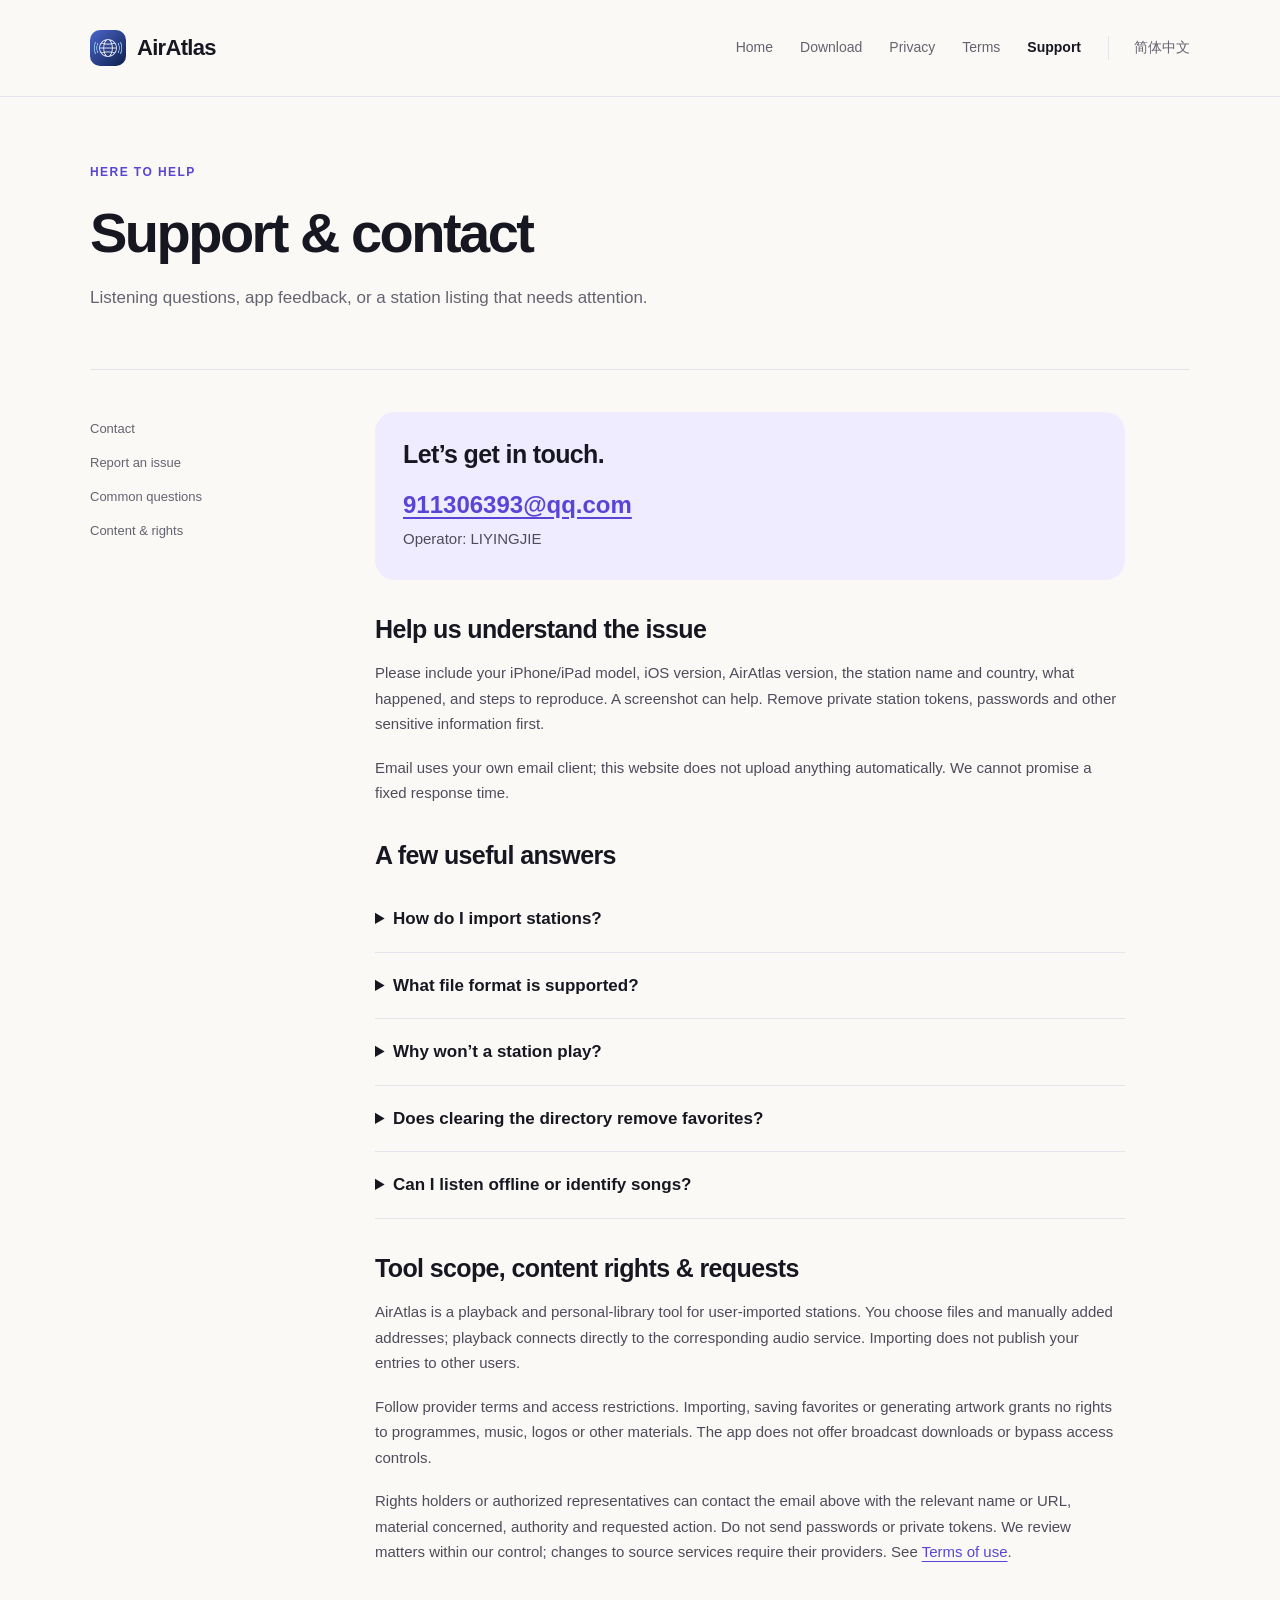
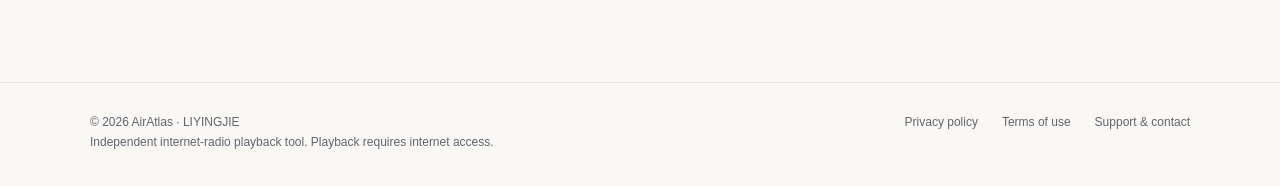
<file: support-en.html>
<!doctype html><html lang="en"><head><meta charset="utf-8"><meta name="viewport" content="width=device-width, initial-scale=1"><title>Support &amp; contact · AirAtlas</title><meta name="description" content="Contact the AirAtlas developer and find answers to common questions."><meta name="theme-color" content="#faf9f6"><link rel="canonical" href="https://oooooooooooooooodles.github.io/airatlas-website/support-en.html"><link rel="alternate" hreflang="zh-CN" href="https://oooooooooooooooodles.github.io/airatlas-website/support.html"><link rel="alternate" hreflang="en" href="https://oooooooooooooooodles.github.io/airatlas-website/support-en.html"><link rel="icon" href="app-icon.png"><link rel="stylesheet" href="site.css?v=cc916e4a532a"></head><body><a class="skip" href="#main">Skip to content</a><header><div class="wrap nav"><a class="brand" href="index-en.html" aria-label="AirAtlas home"><img src="app-icon.png" width="36" height="36" alt="">AirAtlas</a><nav class="nav-links" aria-label="Main navigation"><a href="index-en.html">Home</a><a href="guide-en.html">Download</a><a href="privacy-en.html">Privacy</a><a href="terms-en.html">Terms</a><a href="support-en.html" aria-current="page">Support</a><a class="language" href="support.html" lang="zh-CN" hreflang="zh-CN">简体中文</a></nav></div></header><main id="main" class="wrap"><div class="page-title"><div class="eyebrow">HERE TO HELP</div><h1>Support & contact</h1><p class="description">Listening questions, app feedback, or a station listing that needs attention.</p></div><div class="document"><nav class="toc" aria-label="On this page"><a href="#contact">Contact</a><a href="#report">Report an issue</a><a href="#faq">Common questions</a><a href="#rights">Content & rights</a></nav><article><section class="contact-box" id="contact"><h2>Let’s get in touch.</h2><a class="email" href="mailto:911306393@qq.com?subject=AirAtlas%20support">911306393@qq.com</a><p>Operator: LIYINGJIE</p></section><section id="report"><h2>Help us understand the issue</h2><p>Please include your iPhone/iPad model, iOS version, AirAtlas version, the station name and country, what happened, and steps to reproduce. A screenshot can help. Remove private station tokens, passwords and other sensitive information first.</p><p>Email uses your own email client; this website does not upload anything automatically. We cannot promise a fixed response time.</p></section><section id="faq"><h2>A few useful answers</h2><details><summary>How do I import stations?</summary><p>Open Settings → App Settings → Import Stations, choose a UTF-8 JSON file and confirm. You can also manually add a stream address from My Stations in Library. Use files and addresses you are entitled to access.</p></details><details><summary>What file format is supported?</summary><p>The JSON root is an array. Each station needs stationuuid (a unique string), name and url or url_resolved (an HTTP/HTTPS address). Country, language, categories, artwork and coordinates are optional. Files up to 150 MB and 100,000 entries are supported; a valid-entry count is shown before import.</p></details><details><summary>Why won’t a station play?</summary><p>An address may expire, move or restrict access. Check the address in your file, connectivity and provider conditions; import an updated file when needed.</p></details><details><summary>Does clearing the directory remove favorites?</summary><p>No. Clearing the imported directory on this device keeps favorites, manually added stations and history, and current playback can continue. Import full directories separately on each device; supported personal records sync through iCloud.</p></details><details><summary>Can I listen offline or identify songs?</summary><p>Live playback needs internet access; saved station information can be browsed offline. Optional song identification depends on the audio and service availability. Captions and translation are currently unavailable.</p></details></section><section id="rights"><h2>Tool scope, content rights & requests</h2><p>AirAtlas is a playback and personal-library tool for user-imported stations. You choose files and manually added addresses; playback connects directly to the corresponding audio service. Importing does not publish your entries to other users.</p><p>Follow provider terms and access restrictions. Importing, saving favorites or generating artwork grants no rights to programmes, music, logos or other materials. The app does not offer broadcast downloads or bypass access controls.</p><p>Rights holders or authorized representatives can contact the email above with the relevant name or URL, material concerned, authority and requested action. Do not send passwords or private tokens. We review matters within our control; changes to source services require their providers. See <a href="terms-en.html">Terms of use</a>.</p></section></article></div></main><footer><div class="wrap footer-row"><div class="footer-copy">© 2026 AirAtlas · LIYINGJIE<br>Independent internet-radio playback tool. Playback requires internet access.</div><div class="footer-links"><a href="privacy-en.html">Privacy policy</a><a href="terms-en.html">Terms of use</a><a href="support-en.html">Support & contact</a></div></div></footer></body></html>
</file>
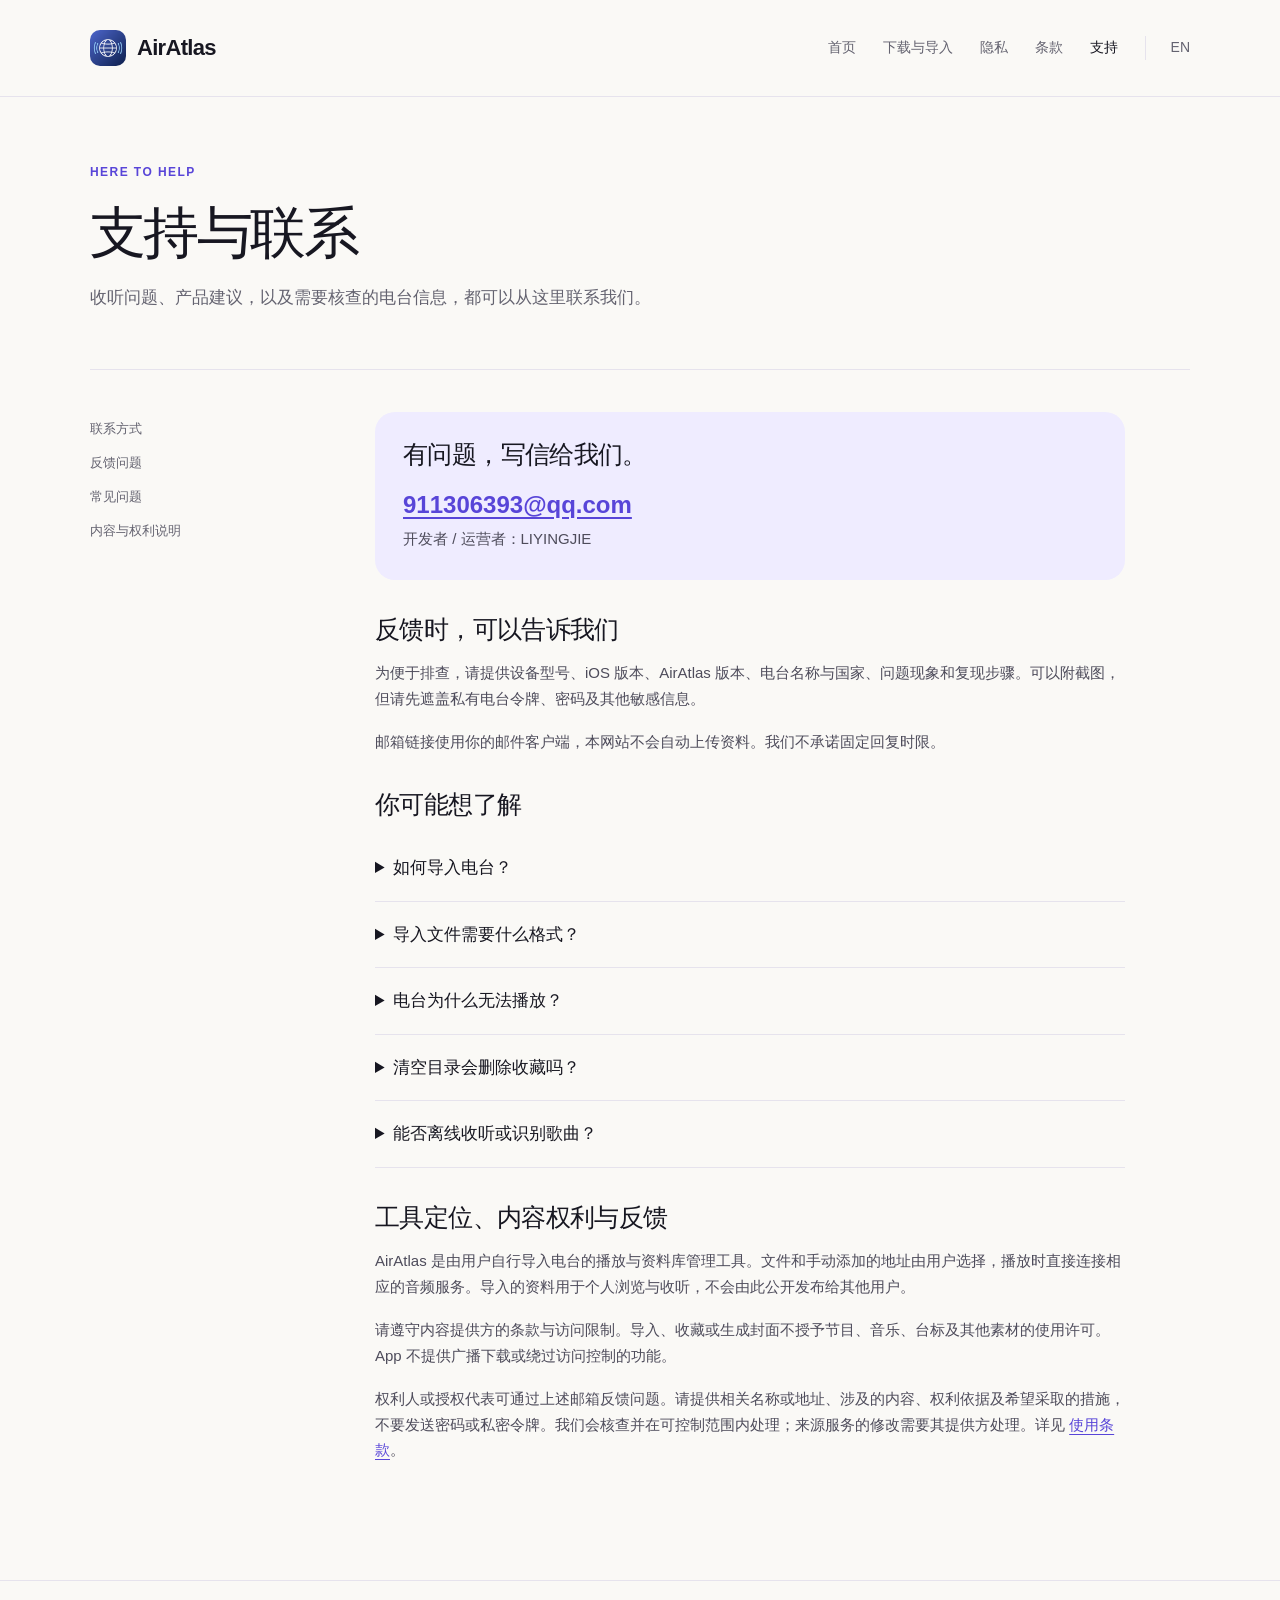
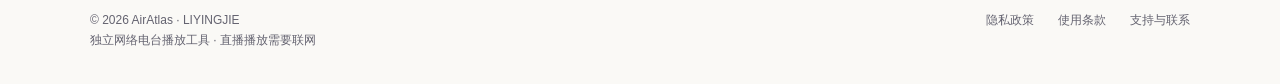
<file: support.html>
<!doctype html><html lang="zh-CN"><head><meta charset="utf-8"><meta name="viewport" content="width=device-width, initial-scale=1"><title>支持与联系 · AirAtlas</title><meta name="description" content="联系 AirAtlas 开发者，了解常见问题和电台移除申请流程。"><meta name="theme-color" content="#faf9f6"><link rel="canonical" href="https://oooooooooooooooodles.github.io/airatlas-website/support.html"><link rel="alternate" hreflang="zh-CN" href="https://oooooooooooooooodles.github.io/airatlas-website/support.html"><link rel="alternate" hreflang="en" href="https://oooooooooooooooodles.github.io/airatlas-website/support-en.html"><link rel="icon" href="app-icon.png"><link rel="stylesheet" href="site.css?v=cc916e4a532a"></head><body><a class="skip" href="#main">跳至正文</a><header><div class="wrap nav"><a class="brand" href="index.html" aria-label="AirAtlas 首页"><img src="app-icon.png" width="36" height="36" alt="">AirAtlas</a><nav class="nav-links" aria-label="主导航"><a href="index.html">首页</a><a href="guide.html">下载与导入</a><a href="privacy.html">隐私</a><a href="terms.html">条款</a><a href="support.html" aria-current="page">支持</a><a class="language" href="support-en.html" lang="en" hreflang="en">EN</a></nav></div></header><main id="main" class="wrap"><div class="page-title"><div class="eyebrow">HERE TO HELP</div><h1>支持与联系</h1><p class="description">收听问题、产品建议，以及需要核查的电台信息，都可以从这里联系我们。</p></div><div class="document"><nav class="toc" aria-label="本页目录"><a href="#contact">联系方式</a><a href="#report">反馈问题</a><a href="#faq">常见问题</a><a href="#rights">内容与权利说明</a></nav><article><section class="contact-box" id="contact"><h2>有问题，写信给我们。</h2><a class="email" href="mailto:911306393@qq.com?subject=AirAtlas%20%E6%94%AF%E6%8C%81%E5%92%A8%E8%AF%A2">911306393@qq.com</a><p>开发者 / 运营者：LIYINGJIE</p></section><section id="report"><h2>反馈时，可以告诉我们</h2><p>为便于排查，请提供设备型号、iOS 版本、AirAtlas 版本、电台名称与国家、问题现象和复现步骤。可以附截图，但请先遮盖私有电台令牌、密码及其他敏感信息。</p><p>邮箱链接使用你的邮件客户端，本网站不会自动上传资料。我们不承诺固定回复时限。</p></section><section id="faq"><h2>你可能想了解</h2><details><summary>如何导入电台？</summary><p>打开设置 → 应用设置 → 导入电台，选择 UTF-8 JSON 文件并确认导入。也可以在资料库的我的电台中手动添加直播地址。请仅使用你有权访问的文件和地址。</p></details><details><summary>导入文件需要什么格式？</summary><p>JSON 根节点为数组。每条电台包含 stationuuid（唯一字符串）、name 和 url 或 url_resolved（HTTP/HTTPS 地址）。国家、语言、分类、封面和坐标为可选资料。支持不超过 150 MB、100,000 条的文件，导入前会显示有效条目数量。</p></details><details><summary>电台为什么无法播放？</summary><p>直播地址可能失效、改址或限制访问。请检查文件中的地址、网络及提供方条件；更新文件后可重新导入。</p></details><details><summary>清空目录会删除收藏吗？</summary><p>不会。清空当前设备的导入目录会保留收藏、手动添加的电台及历史，当前收听可继续。完整目录需在每台设备分别导入；支持同步的个人资料可通过 iCloud 同步。</p></details><details><summary>能否离线收听或识别歌曲？</summary><p>直播需要联网，已保存的电台资料可供离线浏览。播放器提供可选的歌曲识别，结果受音频及服务可用性影响。字幕和翻译目前暂未开放。</p></details></section><section id="rights"><h2>工具定位、内容权利与反馈</h2><p>AirAtlas 是由用户自行导入电台的播放与资料库管理工具。文件和手动添加的地址由用户选择，播放时直接连接相应的音频服务。导入的资料用于个人浏览与收听，不会由此公开发布给其他用户。</p><p>请遵守内容提供方的条款与访问限制。导入、收藏或生成封面不授予节目、音乐、台标及其他素材的使用许可。App 不提供广播下载或绕过访问控制的功能。</p><p>权利人或授权代表可通过上述邮箱反馈问题。请提供相关名称或地址、涉及的内容、权利依据及希望采取的措施，不要发送密码或私密令牌。我们会核查并在可控制范围内处理；来源服务的修改需要其提供方处理。详见 <a href="terms.html">使用条款</a>。</p></section></article></div></main><footer><div class="wrap footer-row"><div class="footer-copy">© 2026 AirAtlas · LIYINGJIE<br>独立网络电台播放工具 · 直播播放需要联网</div><div class="footer-links"><a href="privacy.html">隐私政策</a><a href="terms.html">使用条款</a><a href="support.html">支持与联系</a></div></div></footer></body></html>
</file>
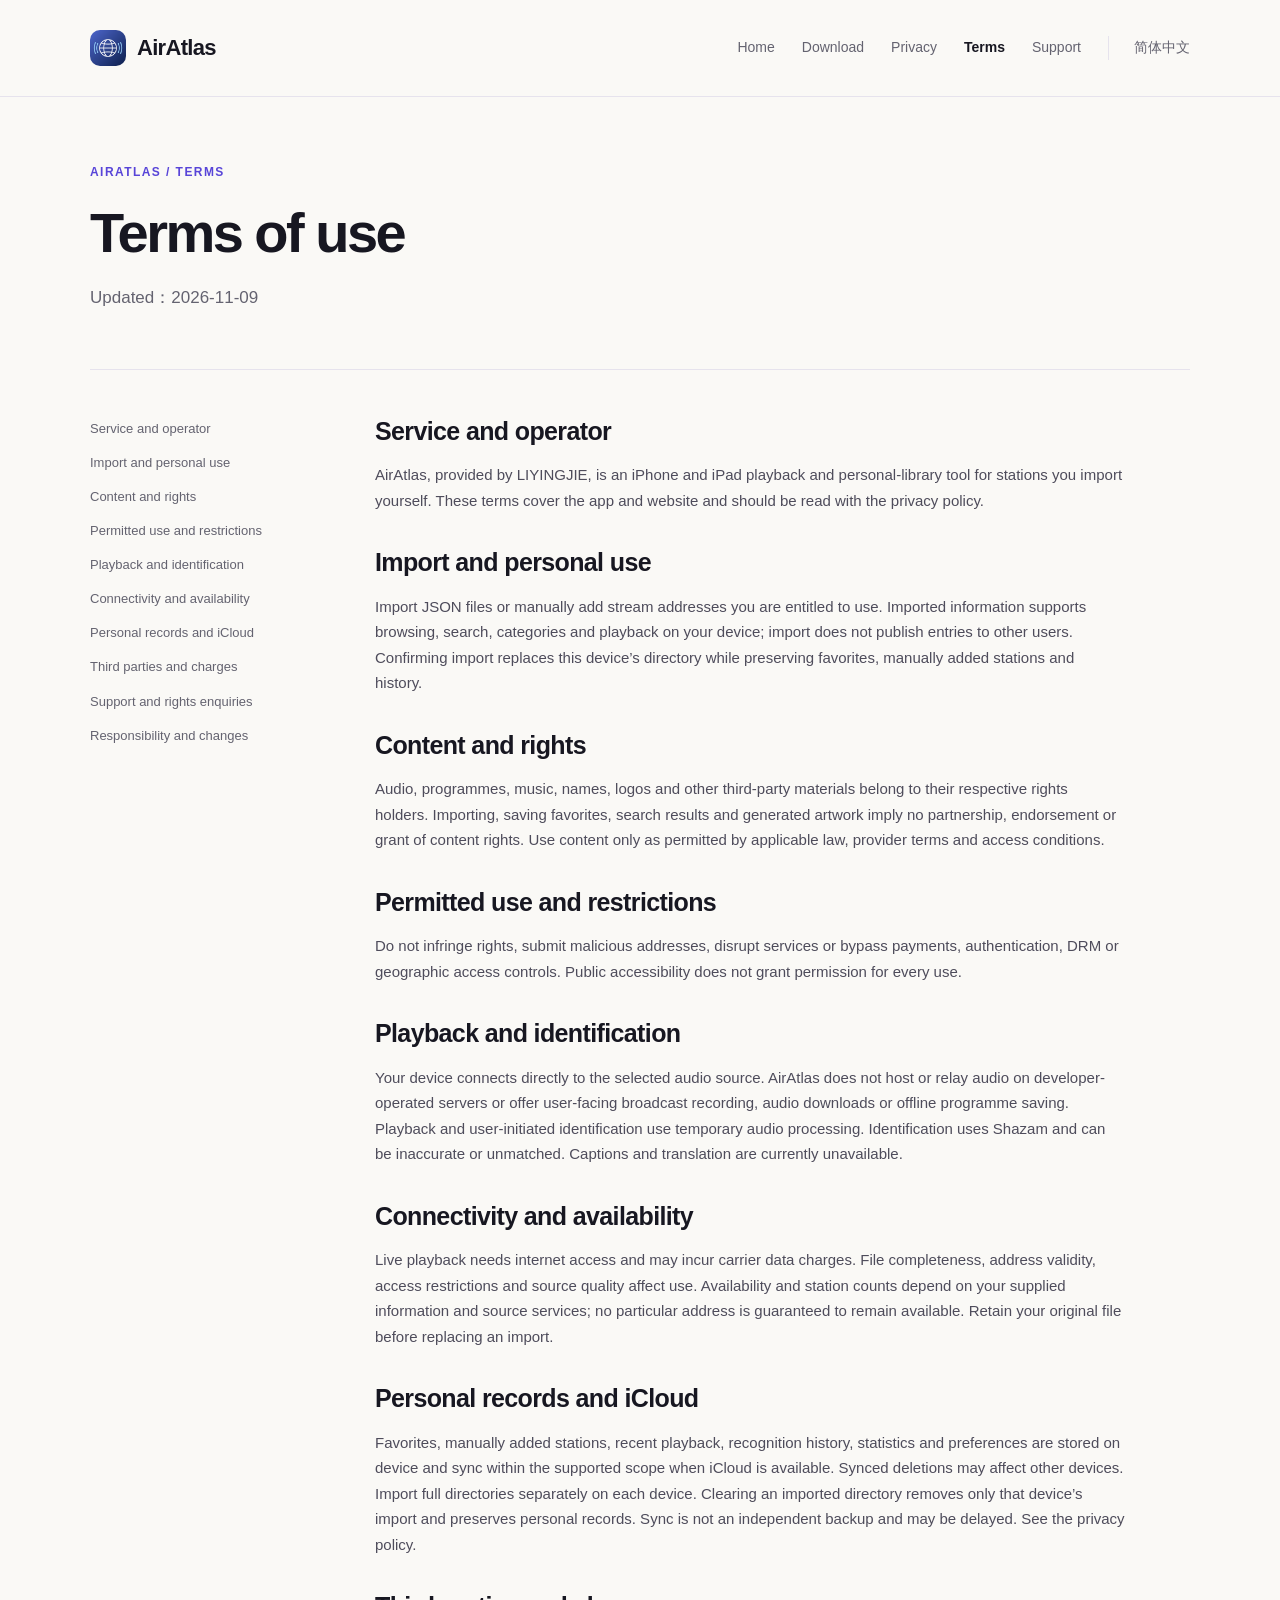
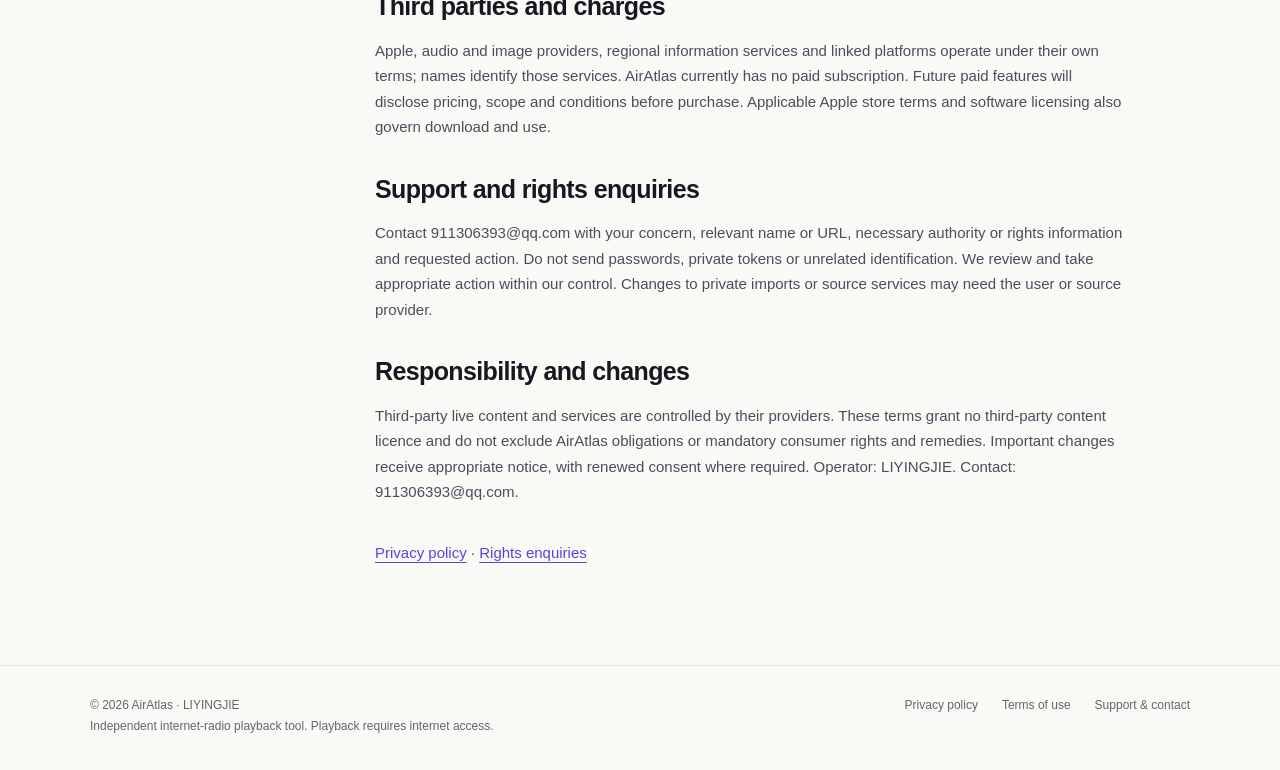
<file: terms-en.html>
<!doctype html><html lang="en"><head><meta charset="utf-8"><meta name="viewport" content="width=device-width, initial-scale=1"><title>Terms of use · AirAtlas</title><meta name="description" content="Terms of use · AirAtlas"><meta name="theme-color" content="#faf9f6"><link rel="canonical" href="https://oooooooooooooooodles.github.io/airatlas-website/terms-en.html"><link rel="alternate" hreflang="zh-CN" href="https://oooooooooooooooodles.github.io/airatlas-website/terms.html"><link rel="alternate" hreflang="en" href="https://oooooooooooooooodles.github.io/airatlas-website/terms-en.html"><link rel="icon" href="app-icon.png"><link rel="stylesheet" href="site.css?v=cc916e4a532a"></head><body><a class="skip" href="#main">Skip to content</a><header><div class="wrap nav"><a class="brand" href="index-en.html" aria-label="AirAtlas home"><img src="app-icon.png" width="36" height="36" alt="">AirAtlas</a><nav class="nav-links" aria-label="Main navigation"><a href="index-en.html">Home</a><a href="guide-en.html">Download</a><a href="privacy-en.html">Privacy</a><a href="terms-en.html" aria-current="page">Terms</a><a href="support-en.html">Support</a><a class="language" href="terms.html" lang="zh-CN" hreflang="zh-CN">简体中文</a></nav></div></header><main id="main" class="wrap"><div class="page-title"><div class="eyebrow">AIRATLAS / TERMS</div><h1>Terms of use</h1><p class="description">Updated：2026-11-09</p></div><div class="document"><nav class="toc"><a href="#term-0">Service and operator</a><a href="#term-1">Import and personal use</a><a href="#term-2">Content and rights</a><a href="#term-3">Permitted use and restrictions</a><a href="#term-4">Playback and identification</a><a href="#term-5">Connectivity and availability</a><a href="#term-6">Personal records and iCloud</a><a href="#term-7">Third parties and charges</a><a href="#term-8">Support and rights enquiries</a><a href="#term-9">Responsibility and changes</a></nav><article><section id="term-0"><h2>Service and operator</h2><p>AirAtlas, provided by LIYINGJIE, is an iPhone and iPad playback and personal-library tool for stations you import yourself. These terms cover the app and website and should be read with the privacy policy.</p></section><section id="term-1"><h2>Import and personal use</h2><p>Import JSON files or manually add stream addresses you are entitled to use. Imported information supports browsing, search, categories and playback on your device; import does not publish entries to other users. Confirming import replaces this device’s directory while preserving favorites, manually added stations and history.</p></section><section id="term-2"><h2>Content and rights</h2><p>Audio, programmes, music, names, logos and other third-party materials belong to their respective rights holders. Importing, saving favorites, search results and generated artwork imply no partnership, endorsement or grant of content rights. Use content only as permitted by applicable law, provider terms and access conditions.</p></section><section id="term-3"><h2>Permitted use and restrictions</h2><p>Do not infringe rights, submit malicious addresses, disrupt services or bypass payments, authentication, DRM or geographic access controls. Public accessibility does not grant permission for every use.</p></section><section id="term-4"><h2>Playback and identification</h2><p>Your device connects directly to the selected audio source. AirAtlas does not host or relay audio on developer-operated servers or offer user-facing broadcast recording, audio downloads or offline programme saving. Playback and user-initiated identification use temporary audio processing. Identification uses Shazam and can be inaccurate or unmatched. Captions and translation are currently unavailable.</p></section><section id="term-5"><h2>Connectivity and availability</h2><p>Live playback needs internet access and may incur carrier data charges. File completeness, address validity, access restrictions and source quality affect use. Availability and station counts depend on your supplied information and source services; no particular address is guaranteed to remain available. Retain your original file before replacing an import.</p></section><section id="term-6"><h2>Personal records and iCloud</h2><p>Favorites, manually added stations, recent playback, recognition history, statistics and preferences are stored on device and sync within the supported scope when iCloud is available. Synced deletions may affect other devices. Import full directories separately on each device. Clearing an imported directory removes only that device’s import and preserves personal records. Sync is not an independent backup and may be delayed. See the privacy policy.</p></section><section id="term-7"><h2>Third parties and charges</h2><p>Apple, audio and image providers, regional information services and linked platforms operate under their own terms; names identify those services. AirAtlas currently has no paid subscription. Future paid features will disclose pricing, scope and conditions before purchase. Applicable Apple store terms and software licensing also govern download and use.</p></section><section id="term-8"><h2>Support and rights enquiries</h2><p>Contact 911306393@qq.com with your concern, relevant name or URL, necessary authority or rights information and requested action. Do not send passwords, private tokens or unrelated identification. We review and take appropriate action within our control. Changes to private imports or source services may need the user or source provider.</p></section><section id="term-9"><h2>Responsibility and changes</h2><p>Third-party live content and services are controlled by their providers. These terms grant no third-party content licence and do not exclude AirAtlas obligations or mandatory consumer rights and remedies. Important changes receive appropriate notice, with renewed consent where required. Operator: LIYINGJIE. Contact: 911306393@qq.com.</p></section><p><a href="privacy-en.html">Privacy policy</a> · <a href="support.html#rights">Rights enquiries</a></p></article></div></main><footer><div class="wrap footer-row"><div class="footer-copy">© 2026 AirAtlas · LIYINGJIE<br>Independent internet-radio playback tool. Playback requires internet access.</div><div class="footer-links"><a href="privacy-en.html">Privacy policy</a><a href="terms-en.html">Terms of use</a><a href="support-en.html">Support & contact</a></div></div></footer></body></html>
</file>
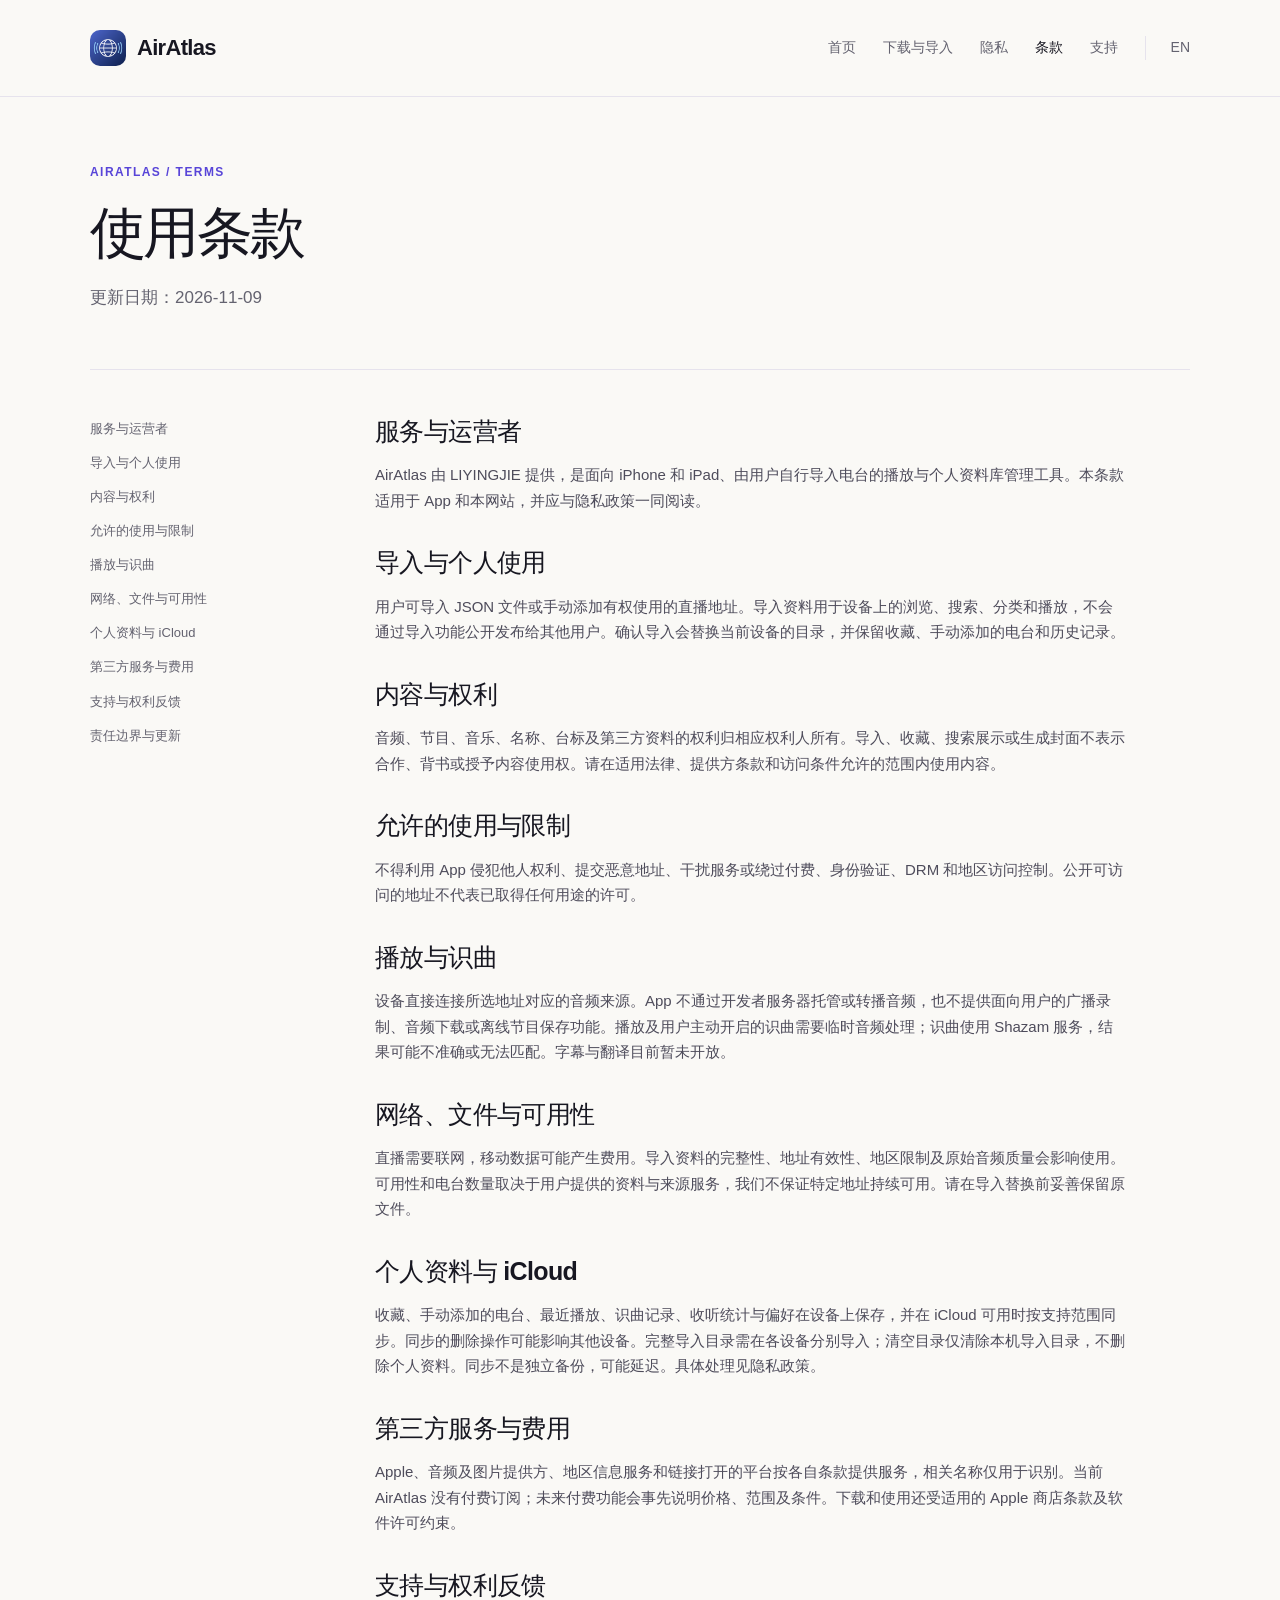
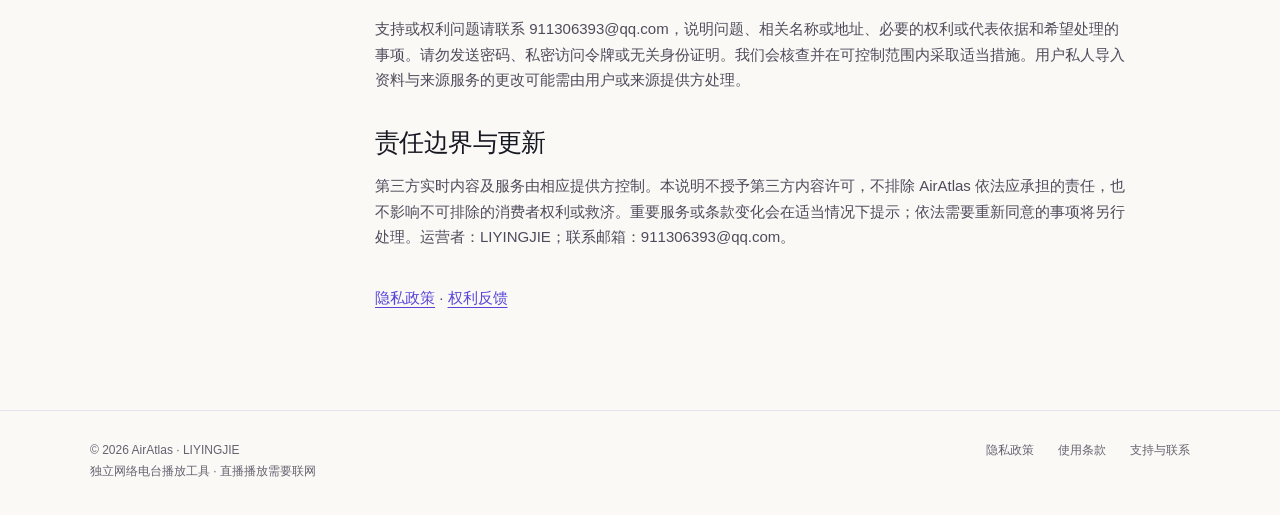
<file: terms.html>
<!doctype html><html lang="zh-CN"><head><meta charset="utf-8"><meta name="viewport" content="width=device-width, initial-scale=1"><title>使用条款 · AirAtlas</title><meta name="description" content="使用条款 · AirAtlas"><meta name="theme-color" content="#faf9f6"><link rel="canonical" href="https://oooooooooooooooodles.github.io/airatlas-website/terms.html"><link rel="alternate" hreflang="zh-CN" href="https://oooooooooooooooodles.github.io/airatlas-website/terms.html"><link rel="alternate" hreflang="en" href="https://oooooooooooooooodles.github.io/airatlas-website/terms-en.html"><link rel="icon" href="app-icon.png"><link rel="stylesheet" href="site.css?v=cc916e4a532a"></head><body><a class="skip" href="#main">跳至正文</a><header><div class="wrap nav"><a class="brand" href="index.html" aria-label="AirAtlas 首页"><img src="app-icon.png" width="36" height="36" alt="">AirAtlas</a><nav class="nav-links" aria-label="主导航"><a href="index.html">首页</a><a href="guide.html">下载与导入</a><a href="privacy.html">隐私</a><a href="terms.html" aria-current="page">条款</a><a href="support.html">支持</a><a class="language" href="terms-en.html" lang="en" hreflang="en">EN</a></nav></div></header><main id="main" class="wrap"><div class="page-title"><div class="eyebrow">AIRATLAS / TERMS</div><h1>使用条款</h1><p class="description">更新日期：2026-11-09</p></div><div class="document"><nav class="toc"><a href="#term-0">服务与运营者</a><a href="#term-1">导入与个人使用</a><a href="#term-2">内容与权利</a><a href="#term-3">允许的使用与限制</a><a href="#term-4">播放与识曲</a><a href="#term-5">网络、文件与可用性</a><a href="#term-6">个人资料与 iCloud</a><a href="#term-7">第三方服务与费用</a><a href="#term-8">支持与权利反馈</a><a href="#term-9">责任边界与更新</a></nav><article><section id="term-0"><h2>服务与运营者</h2><p>AirAtlas 由 LIYINGJIE 提供，是面向 iPhone 和 iPad、由用户自行导入电台的播放与个人资料库管理工具。本条款适用于 App 和本网站，并应与隐私政策一同阅读。</p></section><section id="term-1"><h2>导入与个人使用</h2><p>用户可导入 JSON 文件或手动添加有权使用的直播地址。导入资料用于设备上的浏览、搜索、分类和播放，不会通过导入功能公开发布给其他用户。确认导入会替换当前设备的目录，并保留收藏、手动添加的电台和历史记录。</p></section><section id="term-2"><h2>内容与权利</h2><p>音频、节目、音乐、名称、台标及第三方资料的权利归相应权利人所有。导入、收藏、搜索展示或生成封面不表示合作、背书或授予内容使用权。请在适用法律、提供方条款和访问条件允许的范围内使用内容。</p></section><section id="term-3"><h2>允许的使用与限制</h2><p>不得利用 App 侵犯他人权利、提交恶意地址、干扰服务或绕过付费、身份验证、DRM 和地区访问控制。公开可访问的地址不代表已取得任何用途的许可。</p></section><section id="term-4"><h2>播放与识曲</h2><p>设备直接连接所选地址对应的音频来源。App 不通过开发者服务器托管或转播音频，也不提供面向用户的广播录制、音频下载或离线节目保存功能。播放及用户主动开启的识曲需要临时音频处理；识曲使用 Shazam 服务，结果可能不准确或无法匹配。字幕与翻译目前暂未开放。</p></section><section id="term-5"><h2>网络、文件与可用性</h2><p>直播需要联网，移动数据可能产生费用。导入资料的完整性、地址有效性、地区限制及原始音频质量会影响使用。可用性和电台数量取决于用户提供的资料与来源服务，我们不保证特定地址持续可用。请在导入替换前妥善保留原文件。</p></section><section id="term-6"><h2>个人资料与 iCloud</h2><p>收藏、手动添加的电台、最近播放、识曲记录、收听统计与偏好在设备上保存，并在 iCloud 可用时按支持范围同步。同步的删除操作可能影响其他设备。完整导入目录需在各设备分别导入；清空目录仅清除本机导入目录，不删除个人资料。同步不是独立备份，可能延迟。具体处理见隐私政策。</p></section><section id="term-7"><h2>第三方服务与费用</h2><p>Apple、音频及图片提供方、地区信息服务和链接打开的平台按各自条款提供服务，相关名称仅用于识别。当前 AirAtlas 没有付费订阅；未来付费功能会事先说明价格、范围及条件。下载和使用还受适用的 Apple 商店条款及软件许可约束。</p></section><section id="term-8"><h2>支持与权利反馈</h2><p>支持或权利问题请联系 911306393@qq.com，说明问题、相关名称或地址、必要的权利或代表依据和希望处理的事项。请勿发送密码、私密访问令牌或无关身份证明。我们会核查并在可控制范围内采取适当措施。用户私人导入资料与来源服务的更改可能需由用户或来源提供方处理。</p></section><section id="term-9"><h2>责任边界与更新</h2><p>第三方实时内容及服务由相应提供方控制。本说明不授予第三方内容许可，不排除 AirAtlas 依法应承担的责任，也不影响不可排除的消费者权利或救济。重要服务或条款变化会在适当情况下提示；依法需要重新同意的事项将另行处理。运营者：LIYINGJIE；联系邮箱：911306393@qq.com。</p></section><p><a href="privacy.html">隐私政策</a> · <a href="support.html#rights">权利反馈</a></p></article></div></main><footer><div class="wrap footer-row"><div class="footer-copy">© 2026 AirAtlas · LIYINGJIE<br>独立网络电台播放工具 · 直播播放需要联网</div><div class="footer-links"><a href="privacy.html">隐私政策</a><a href="terms.html">使用条款</a><a href="support.html">支持与联系</a></div></div></footer></body></html>
</file>
<file: site.css>
:root{--paper:#faf9f6;--ink:#171721;--muted:#646370;--accent:#5845d8;--line:#e6e3ed;--soft:#efecff;--white:#fff;color-scheme:light;font-family:-apple-system,BlinkMacSystemFont,"Segoe UI","PingFang SC","Microsoft YaHei",sans-serif;font-synthesis:none}*{box-sizing:border-box}body{margin:0;background:var(--paper);color:var(--ink);line-height:1.7}a{color:var(--accent);text-underline-offset:4px}a:hover{text-decoration:underline}a:focus-visible,summary:focus-visible{outline:3px solid var(--accent);outline-offset:5px}img{max-width:100%;height:auto}h1,h2,h3,p{margin-top:0}h1,h2,h3{line-height:1.18;letter-spacing:-.045em}p{margin-bottom:1.2em}.wrap{max-width:1180px;margin:auto;padding:0 40px}.skip{position:absolute;left:20px;top:-70px;background:#fff;padding:12px;z-index:10}.skip:focus{top:10px}header{border-bottom:1px solid var(--line)}.nav{min-height:96px;display:flex;align-items:center;justify-content:space-between;gap:28px}.brand{display:flex;align-items:center;gap:11px;font-size:22px;font-weight:700;letter-spacing:-.7px;text-decoration:none;color:var(--ink)}.brand img{width:36px;height:36px;border-radius:10px}.nav-links{display:flex;gap:27px;align-items:center}.nav-links a{text-decoration:none;color:var(--muted);font-size:14px}.nav-links a[aria-current=page]{color:var(--ink);font-weight:650}.nav-links a:hover{color:var(--accent)}.language{border-left:1px solid var(--line);padding-left:25px}.eyebrow{font-size:12px;letter-spacing:.12em;font-weight:650;color:var(--accent);text-transform:uppercase}.hero{display:grid;grid-template-columns:1.1fr 1fr;align-items:center;gap:35px;padding-top:80px;padding-bottom:88px}.hero h1{font-size:clamp(48px,6.1vw,78px);font-weight:720;margin:24px 0;line-height:1.16}.hero .lead{font-size:18px;color:var(--muted);max-width:445px;line-height:1.85}.actions{display:flex;gap:14px;align-items:center;flex-wrap:wrap;margin-top:32px}.button{display:inline-flex;justify-content:center;align-items:center;min-height:49px;padding:11px 22px;border-radius:100px;background:var(--ink);color:#fff;text-decoration:none;font-size:14px;font-weight:550}.button:hover{background:var(--accent);text-decoration:none}.button.secondary{background:transparent;color:var(--ink);border:1px solid #ccc7d8}.status{font-size:12px;color:var(--muted);margin-top:21px}.status:before{content:"";display:inline-block;width:7px;height:7px;background:var(--accent);border-radius:50%;margin-right:8px}.art-stage{position:relative;min-height:455px;display:flex;align-items:center;justify-content:center;background:#ede9fb;border-radius:42% 42% 33% 36%;isolation:isolate}.cover{position:absolute;width:57%;border-radius:18px;box-shadow:0 22px 48px #30235e30;border:1px solid #ffffff66}.cover.first{transform:translate(-45px,-25px) rotate(-11deg);z-index:2}.cover.second{transform:translate(65px,35px) rotate(13deg)}.art-caption{position:absolute;bottom:12px;font-size:11px;color:#71677f;letter-spacing:.05em}.intro{border-top:1px solid var(--line);display:grid;grid-template-columns:1fr 1.5fr;gap:80px;padding-top:58px;padding-bottom:62px}.intro h2{font-size:34px;max-width:280px}.intro p{font-size:19px;color:var(--muted);max-width:650px;margin:0}.features{display:grid;grid-template-columns:repeat(3,1fr);gap:38px;padding:12px 0 72px}.feature{border-top:1px solid var(--line);padding-top:22px}.feature .number{font-size:12px;color:var(--accent)}.feature h3{font-size:22px;letter-spacing:-.025em;margin:18px 0 12px}.feature p{font-size:15px;color:var(--muted);margin:0}.privacy-note{display:flex;align-items:center;justify-content:space-between;gap:40px;background:var(--soft);border-radius:24px;padding:34px 40px;margin-bottom:74px}.privacy-note h2{font-size:24px;margin-bottom:8px}.privacy-note p{font-size:14px;color:var(--muted);margin:0}.privacy-note a{white-space:nowrap;font-size:14px}.page-title{padding:65px 0 35px;border-bottom:1px solid var(--line)}.page-title h1{font-size:clamp(38px,5vw,56px);margin:18px 0}.page-title .description{font-size:17px;color:var(--muted);max-width:660px}.meta{font-size:13px;color:var(--muted)}.document{display:grid;grid-template-columns:210px 1fr;gap:75px;padding-top:42px;padding-bottom:82px}.toc{font-size:13px;align-self:start;position:sticky;top:30px}.toc a{display:block;padding:6px 0;color:var(--muted);text-decoration:none}.toc a:hover{color:var(--accent)}.document article{max-width:750px}.document section{scroll-margin-top:30px;margin-bottom:35px}.document h2{font-size:25px;letter-spacing:-.025em;margin:5px 0 16px}.document p,.document li{font-size:15px;color:#4e4c5b}.document ul{padding-left:21px}.document strong{color:var(--ink);font-weight:600}.notice{padding:18px 22px;border-left:3px solid var(--accent);background:var(--soft);font-size:14px;border-radius:0 12px 12px 0}.contact-box{background:var(--soft);border-radius:20px;padding:28px;margin-bottom:35px}.contact-box h2{margin-top:0}.contact-box .email{font-size:clamp(18px,3vw,24px);overflow-wrap:anywhere;font-weight:550}.contact-box p{margin-bottom:0}details{padding:20px 0;border-bottom:1px solid var(--line)}summary{cursor:pointer;font-size:17px;font-weight:550;line-height:1.5}details p{margin:15px 0 2px!important}footer{border-top:1px solid var(--line);padding:29px 0 34px}.footer-row{display:flex;justify-content:space-between;gap:22px;align-items:start}.footer-copy{font-size:12px;color:var(--muted)}.footer-links{display:flex;gap:24px;font-size:12px}.footer-links a{color:var(--muted);text-decoration:none}.preview-note{background:#fff5dc;color:#655329;text-align:center;font-size:12px;padding:8px 18px}.not-found{padding:100px 0;min-height:60vh}.not-found h1{font-size:60px}.muted{color:var(--muted)}@media(max-width:850px){.wrap{padding:0 25px}.hero{gap:16px;padding-top:48px;padding-bottom:54px}.hero h1{font-size:52px}.art-stage{min-height:340px}.intro{gap:35px}.document{grid-template-columns:155px 1fr;gap:35px}.features{gap:24px}.nav-links{gap:18px}}@media(max-width:620px){.wrap{padding:0 22px}.nav{min-height:82px;gap:15px;flex-wrap:wrap;padding-top:16px;padding-bottom:14px}.brand{font-size:20px}.brand img{width:31px;height:31px}.nav-links{gap:15px}.nav-links a{font-size:12px}.language{padding-left:13px}.hero{grid-template-columns:1fr;padding-top:40px;padding-bottom:45px;gap:30px}.hero h1{font-size:54px;margin-top:18px}.hero .lead{font-size:16px}.art-stage{min-height:330px;max-width:400px;width:100%;justify-self:center}.intro{grid-template-columns:1fr;gap:5px;padding-top:35px;padding-bottom:36px}.intro h2{font-size:28px;max-width:none}.intro p{font-size:16px}.features{grid-template-columns:1fr;gap:29px;padding-bottom:40px}.feature h3{margin-top:12px;font-size:21px}.privacy-note{flex-direction:column;align-items:start;gap:17px;padding:27px;margin-bottom:42px}.privacy-note h2{font-size:22px}.page-title{padding-top:40px}.document{display:block;padding-top:24px;padding-bottom:35px}.toc{position:static;border-bottom:1px solid var(--line);padding-bottom:20px;margin-bottom:30px;display:flex;flex-wrap:wrap;gap:0 20px}.toc a{font-size:12px}.footer-row{flex-direction:column;gap:15px}.page-title h1{font-size:39px}.contact-box{padding:22px}}@media(prefers-reduced-motion:no-preference){a{transition:background-color .16s,color .16s}}@media print{header,.toc,.preview-note,.footer-links{display:none}.document{display:block}.wrap{max-width:none}.document article{max-width:none}body{background:#fff}.page-title{padding-top:0}}

.nav-links{flex-wrap:wrap}.actions{flex-wrap:wrap}.directory-download{margin:36px 0;padding:32px;background:var(--soft);border-radius:24px}.directory-download h2{font-size:26px;margin:0 0 12px}.directory-download .button{margin:8px 0}.directory-download p,.directory-download>a:not(.button){font-size:14px;overflow-wrap:anywhere}.guide-section{margin:38px 0 52px;max-width:850px}.guide-section h2{font-size:28px}.guide-steps{padding:0;list-style:none}.guide-steps li{display:flex;gap:18px;padding:22px 0;border-bottom:1px solid var(--line)}.step-number{flex:none;display:grid;place-items:center;width:36px;height:36px;border-radius:50%;background:var(--soft);color:var(--accent);font-weight:650}.guide-steps h3{margin:2px 0 8px;font-size:21px}.guide-steps p{margin:0;color:var(--muted)}.guide-section li{margin-bottom:12px}.guide-section.notice{max-width:none}.guide-section.notice h2{font-size:22px}.guide-section.notice ul{padding-left:20px}a:focus-visible,summary:focus-visible{outline:3px solid var(--accent);outline-offset:4px}@media(max-width:620px){.directory-download{padding:24px}.guide-section h2{font-size:25px}.nav-links{row-gap:12px}}

.guide-gallery{display:grid;grid-template-columns:repeat(2,minmax(0,1fr));gap:28px;margin-top:24px}.guide-gallery figure{margin:0;padding:20px;border-radius:24px;background:var(--soft)}.guide-gallery img{display:block;width:100%;max-width:280px;height:auto;margin:auto;border-radius:22px;border:1px solid var(--line)}.guide-gallery figcaption{margin-top:18px;font-size:15px;color:var(--muted);line-height:1.7}@media(max-width:620px){.guide-gallery{grid-template-columns:1fr}.guide-gallery img{max-width:260px}}
</file>
